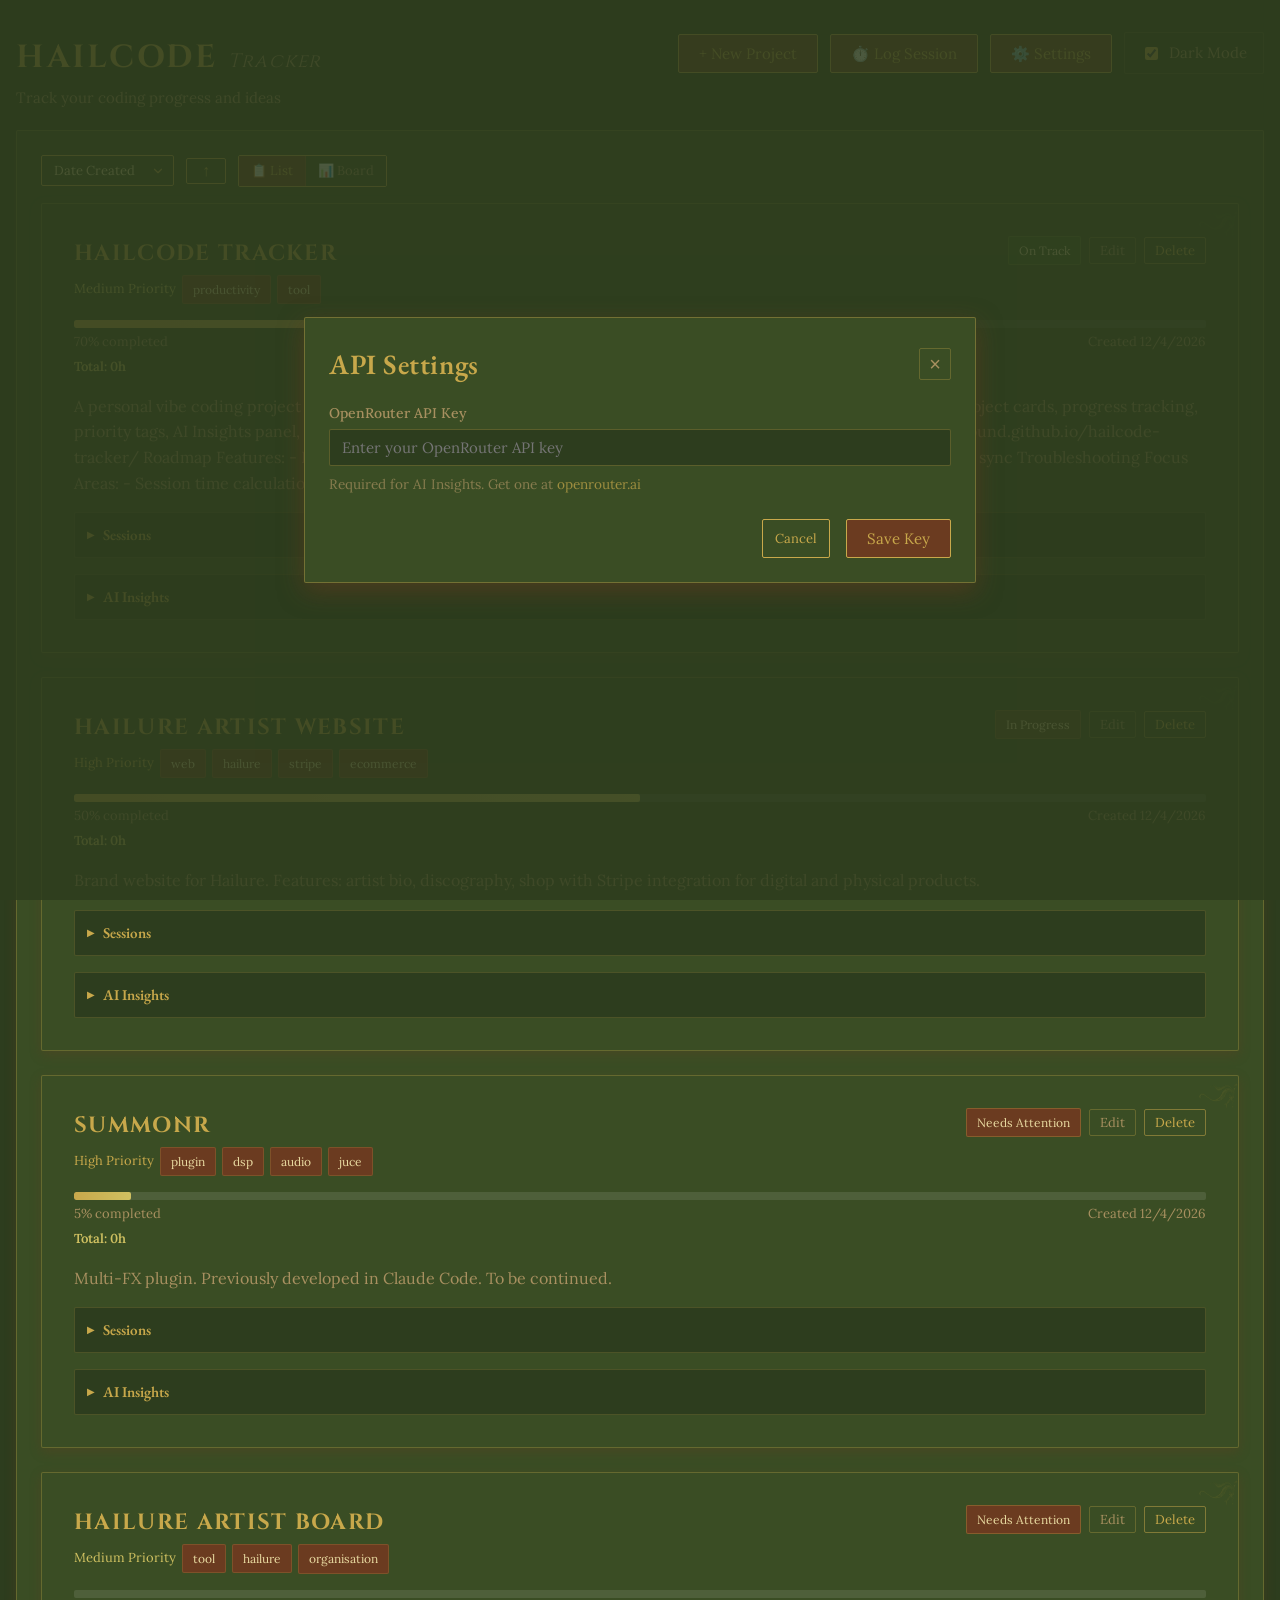
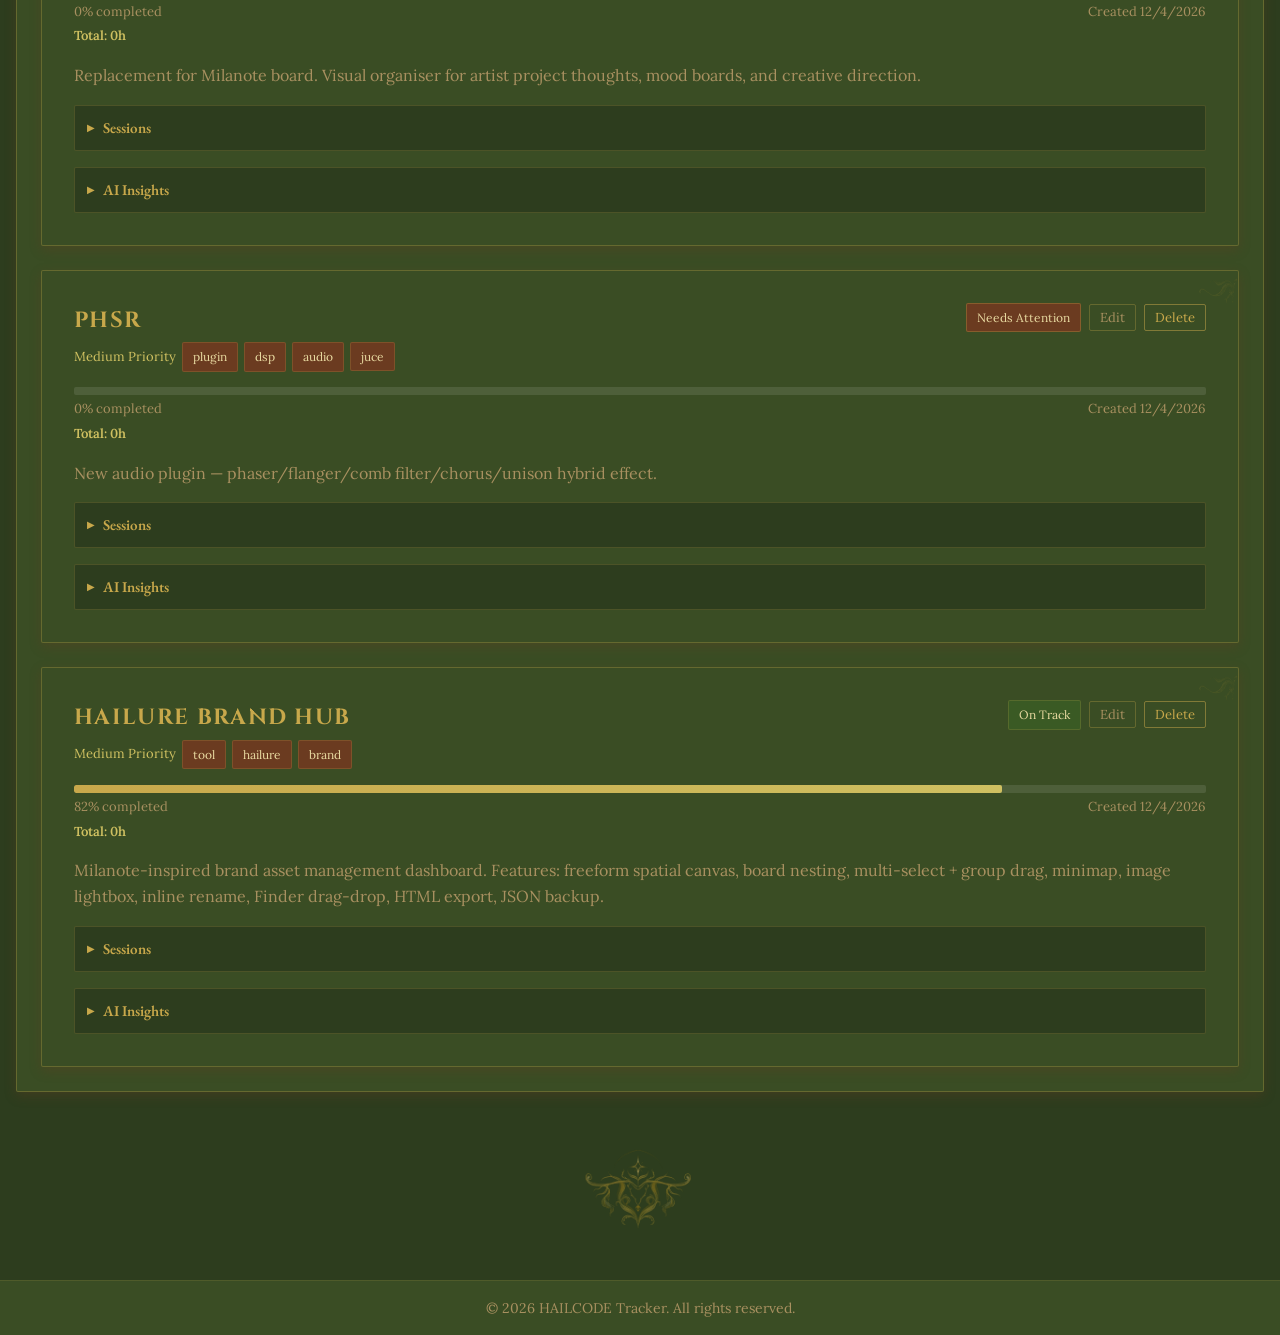
<file: index.html>
<!DOCTYPE html>
<html lang="en">
<head>
    <meta charset="UTF-8">
    <meta name="viewport" content="width=device-width, initial-scale=1.0">
    <title>HAILCODE Tracker</title>
    <link rel="preconnect" href="https://fonts.googleapis.com">
    <link rel="preconnect" href="https://fonts.gstatic.com" crossorigin>
    <link href="https://fonts.googleapis.com/css2?family=Cinzel:wght@400;600;700&family=EB+Garamond:ital,wght@0,400;0,600;0,700;1,400&family=Lora:ital,wght@0,400;0,500;0,600;1,400&display=swap" rel="stylesheet">
    <link rel="stylesheet" href="style.css">
</head>
<body class="dark">
    <div class="min-h-screen flex flex-col">
        <!-- Main Project Section -->
        <main class="max-w-7xl mx-auto px-4 py-8">
            <div class="header">
                <div class="header-row">
                    <div>
                        <h1 class="header-title">HAILCODE <span class="header-sub">Tracker</span></h1>
                        <p>Track your coding progress and ideas</p>
                    </div>
                    <div class="header-buttons">
                        <button id="addProjectBtn" class="btn btn-primary">
                            + New Project
                        </button>
                        <button id="quickSessionBtn" class="btn btn-primary">⏱️ Log Session</button>
                        <button id="settingsBtn" class="btn btn-primary">⚙️ Settings</button>
                        <label class="toggle-label">
                            <input type="checkbox" id="darkModeToggle" checked>
                            <span>Dark Mode</span>
                        </label>
                    </div>
                </div>
            </div>

            <div class="card">
                <div class="filter-bar">
                    <select id="sortField" class="sort-control">
                        <option value="date">Date Created</option>
                        <option value="progress">Completion %</option>
                        <option value="priority">Priority</option>
                        <option value="name">Alphabetical</option>
                        <option value="status">Status</option>
                    </select>
                    <button id="sortDirection" class="sort-toggle" aria-label="Toggle sort direction">↑</button>
                    <div class="view-toggle">
                        <button class="view-btn active" data-view="list">📋 List</button>
                        <button class="view-btn" data-view="kanban">📊 Board</button>
                    </div>
                </div>

                <div id="projectsList" class="projects-grid"></div>

                <!-- Kanban Board -->
                <div id="kanbanBoard" class="kanban-board hidden">
                    <div class="kanban-column" data-status="backlog">
                        <div class="kanban-column-header">
                            <h3 class="kanban-column-title">📋 Backlog</h3>
                            <span class="kanban-count" id="count-backlog">0</span>
                        </div>
                        <div class="kanban-column-body" id="column-backlog"></div>
                    </div>
                    <div class="kanban-column" data-status="in-progress">
                        <div class="kanban-column-header">
                            <h3 class="kanban-column-title">🔧 In Progress</h3>
                            <span class="kanban-count" id="count-in-progress">0</span>
                        </div>
                        <div class="kanban-column-body" id="column-in-progress"></div>
                    </div>
                    <div class="kanban-column" data-status="review">
                        <div class="kanban-column-header">
                            <h3 class="kanban-column-title">👁️ Review</h3>
                            <span class="kanban-count" id="count-review">0</span>
                        </div>
                        <div class="kanban-column-body" id="column-review"></div>
                    </div>
                    <div class="kanban-column" data-status="completed">
                        <div class="kanban-column-header">
                            <h3 class="kanban-column-title">✅ Completed</h3>
                            <span class="kanban-count" id="count-completed">0</span>
                        </div>
                        <div class="kanban-column-body" id="column-completed"></div>
                    </div>
                </div>
            </div>
        </main>

        <!-- Project Modal -->
        <div id="projectModal" class="hidden modal-overlay">
            <div class="modal-content">
                <div class="modal-header">
                    <h2>Add / Edit Project</h2>
                    <button type="button" id="closeModalBtn" class="modal-close" aria-label="Close">&times;</button>
                </div>
                <form id="projectForm">
                    <div class="space-y-4">
                        <input type="hidden" id="projectId">
                        <div class="form-group">
                            <label for="projectName">Project Name</label>
                            <input type="text" id="projectName" required class="form-control">
                        </div>
                        <div class="form-group">
                            <label for="projectProgress">Completion Status (%)</label>
                            <input type="number" id="projectProgress" min="0" max="100" class="form-control">
                        </div>
                        <div class="form-group">
                            <label for="projectDescription">Description</label>
                            <textarea id="projectDescription" rows="3" class="form-control"></textarea>
                        </div>
                        <div class="form-group">
                            <label for="projectPriority">Priority</label>
                            <select id="projectPriority" class="form-control">
                                <option value="low">Low</option>
                                <option value="medium" selected>Medium</option>
                                <option value="high">High</option>
                            </select>
                        </div>
                        <div class="form-group">
                            <label for="projectDueDate">Target Deadline</label>
                            <input type="date" id="projectDueDate" class="form-control">
                        </div>
                        <div class="form-group">
                            <label for="projectTags">Tags (comma separated)</label>
                            <input type="text" id="projectTags" class="form-control">
                        </div>
                    </div>
                    <div class="modal-footer">
                        <button type="button" id="cancelBtn" class="btn btn-sm">Cancel</button>
                        <button type="submit" class="btn btn-primary">Save Project</button>
                    </div>
                </form>
            </div>
        </div>

        <!-- Settings Modal -->
        <div id="settingsModal" class="hidden modal-overlay">
            <div class="modal-content">
                <div class="modal-header">
                    <h2>API Settings</h2>
                    <button type="button" id="closeSettingsBtn" class="modal-close" aria-label="Close">&times;</button>
                </div>
                <form id="settingsForm">
                    <div class="space-y-4">
                        <div class="form-group">
                            <label for="apiKey">OpenRouter API Key</label>
                            <input type="password" id="apiKey" class="form-control" placeholder="Enter your OpenRouter API key">
                            <p style="font-size: 0.85rem; margin-top: 0.5rem; opacity: 0.7;">Required for AI Insights. Get one at <a href="https://openrouter.ai" target="_blank" style="color: #c8a84b;">openrouter.ai</a></p>
                        </div>
                    </div>
                    <div class="modal-footer">
                        <button type="button" id="cancelSettingsBtn" class="btn btn-sm">Cancel</button>
                        <button type="submit" class="btn btn-primary">Save Key</button>
                    </div>
                </form>
            </div>
        </div>

        <!-- Session Logging Modal -->
        <div id="sessionModal" class="hidden modal-overlay">
            <div class="modal-content">
                <div class="modal-header">
                    <h2>Log Session</h2>
                    <button type="button" id="closeSessionBtn" class="modal-close" aria-label="Close">&times;</button>
                </div>
                <form id="sessionForm">
                    <input type="hidden" id="sessionProjectId">
                    <div class="space-y-4">
                        <div class="form-group">
                            <label for="sessionDate">Date</label>
                            <input type="date" id="sessionDate" required class="form-control">
                        </div>
                        <div class="form-group">
                            <label for="sessionDuration">Duration (minutes)</label>
                            <input type="number" id="sessionDuration" min="1" required class="form-control">
                        </div>
                        <div class="form-group">
                            <label for="sessionNotes">Notes</label>
                            <textarea id="sessionNotes" rows="3" class="form-control" placeholder="What did you work on?"></textarea>
                        </div>
                    </div>
                    <div class="modal-footer">
                        <button type="button" id="cancelSessionBtn" class="btn btn-sm">Cancel</button>
                        <button type="submit" class="btn btn-primary">Save Session</button>
                    </div>
                </form>
            </div>
        </div>

        <div class="footer-emblem mt-auto">
            <img src="assets/illustrations/flair4.png" alt="HAILCODE emblem">
        </div>

        <footer class="footer">
            <div class="max-w-7xl mx-auto py-4 px-4 text-center">
                <p>&copy; 2026 HAILCODE Tracker. All rights reserved.</p>
            </div>
        </footer>
    </div>

    <script src="app.js"></script>
</body>
</html>
</file>
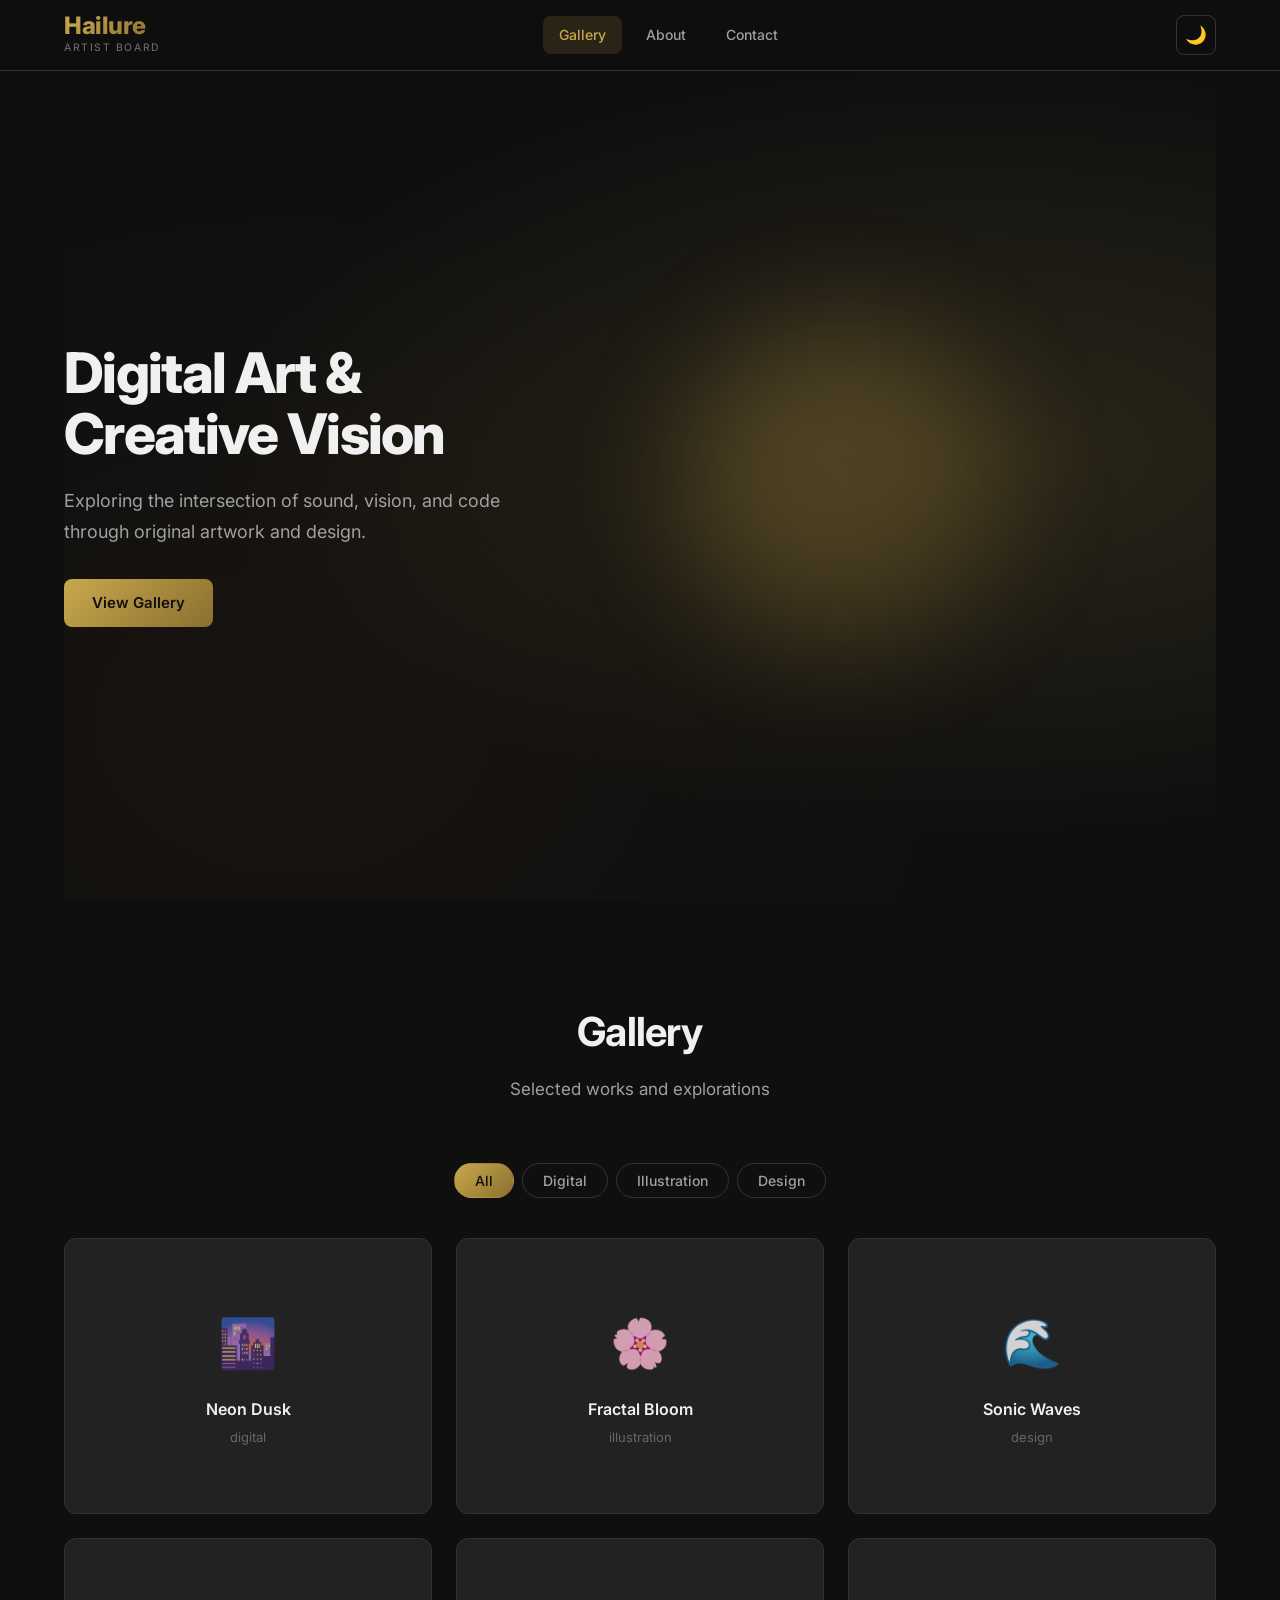
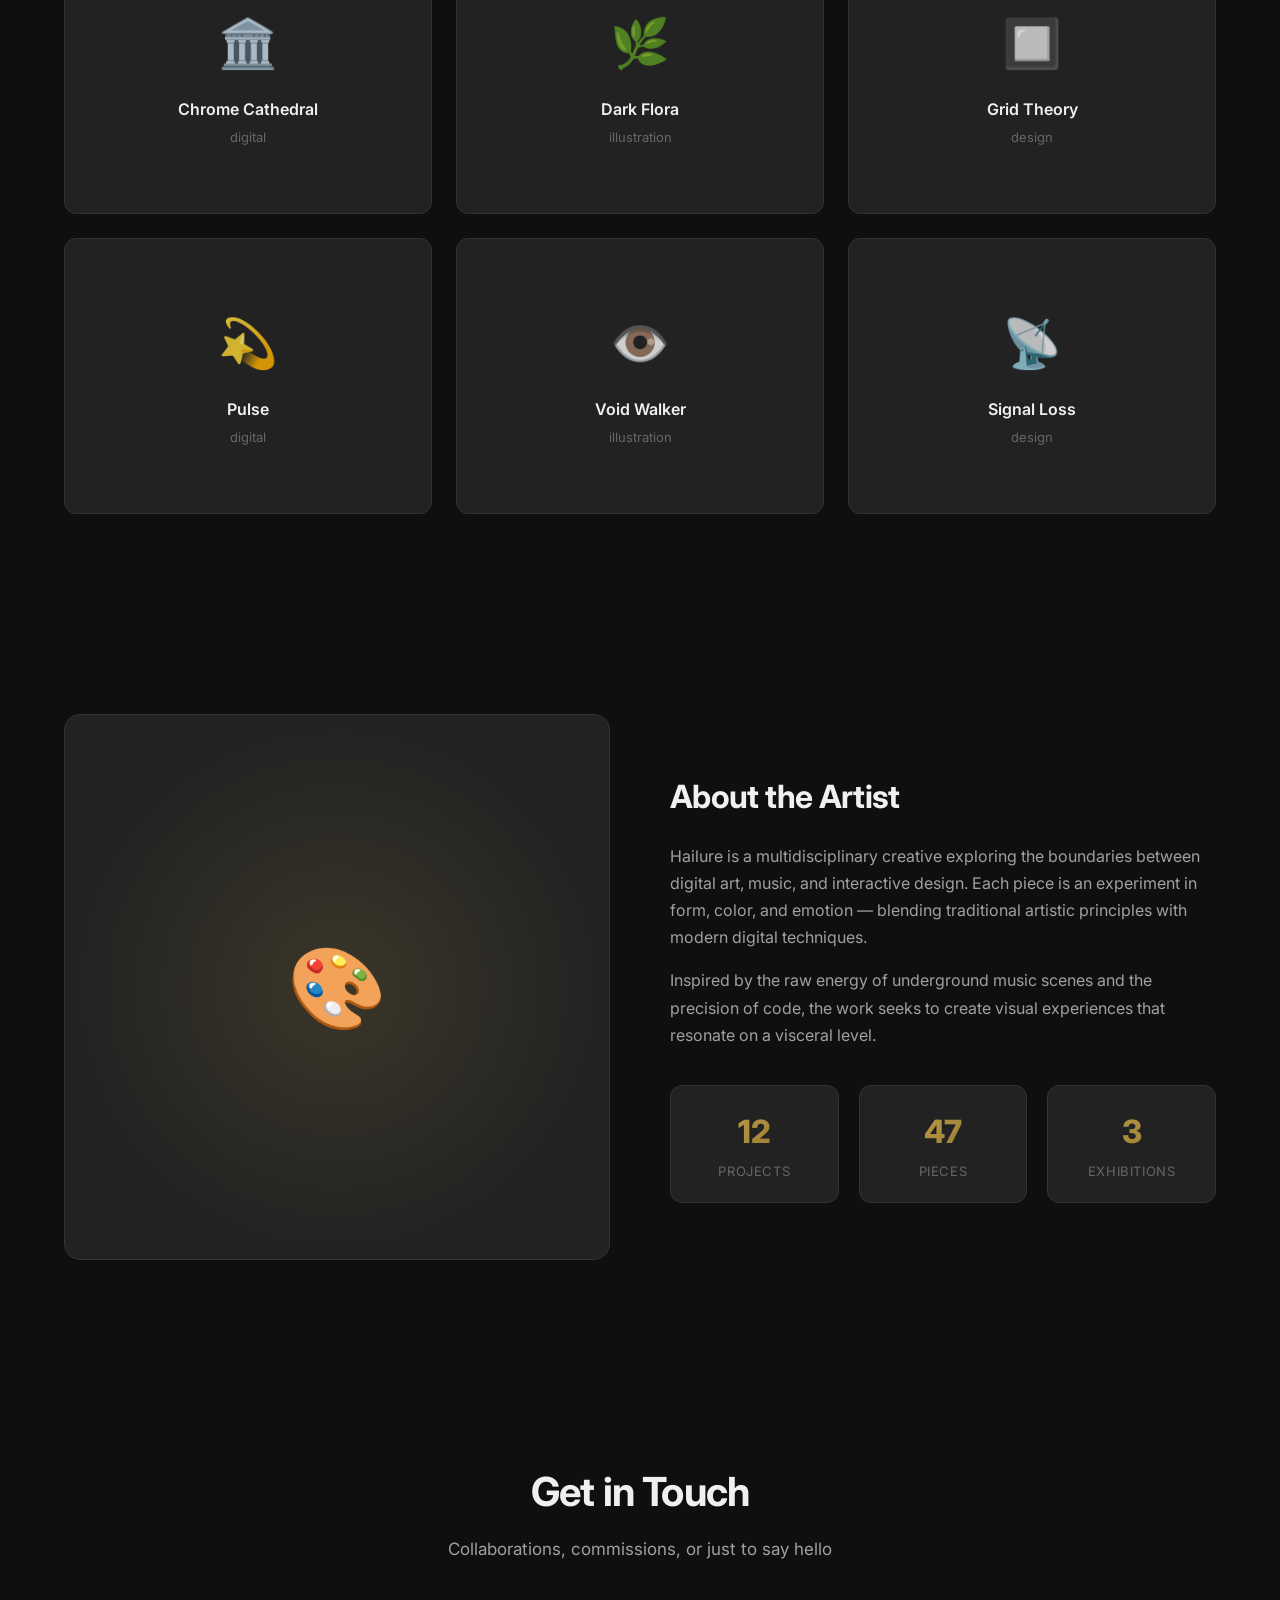
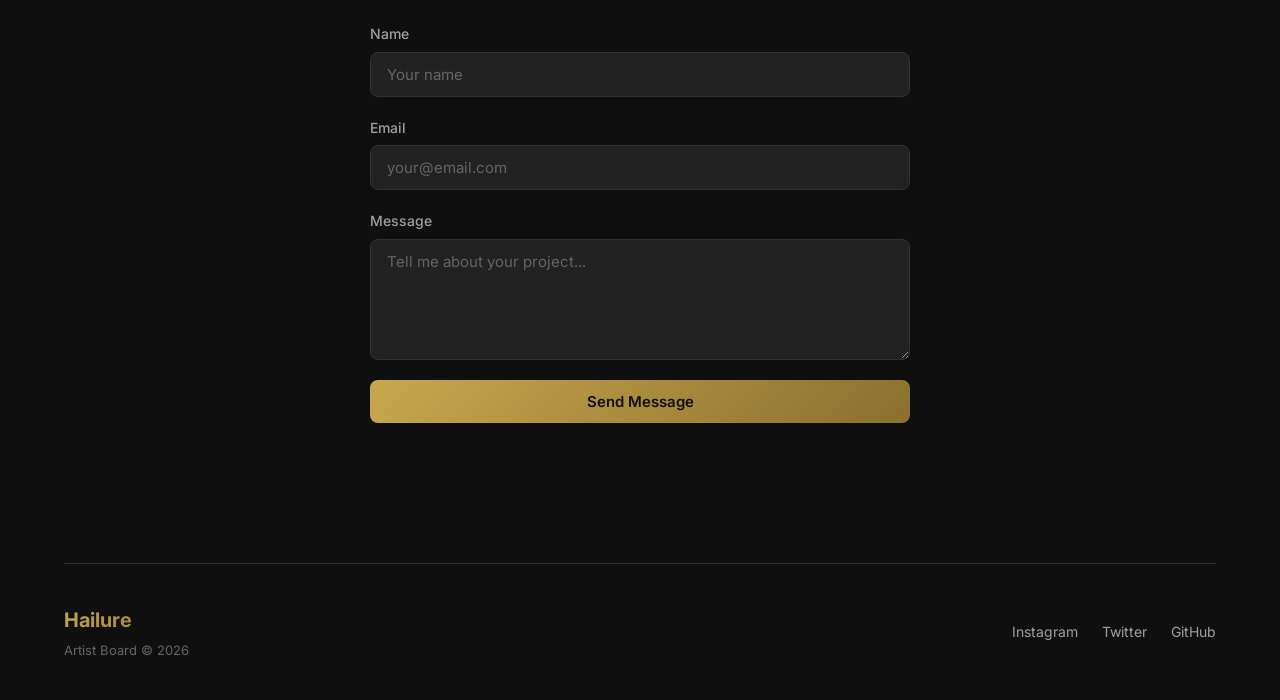
<file: hailure-artist-board/index.html>
<!DOCTYPE html>
<html lang="en">
<head>
    <meta charset="UTF-8">
    <meta name="viewport" content="width=device-width, initial-scale=1.0">
    <title>Hailure Artist Board</title>
    <link rel="stylesheet" href="style.css">
    <link href="https://fonts.googleapis.com/css2?family=Inter:wght@300;400;500;600;700;800&display=swap" rel="stylesheet">
</head>
<body>
    <div class="container">
        <!-- Header -->
        <header class="header">
            <div class="header-content">
                <div class="logo">
                    <h1>Hailure</h1>
                    <span class="logo-sub">Artist Board</span>
                </div>
                <nav class="nav">
                    <a href="#gallery" class="nav-link active">Gallery</a>
                    <a href="#about" class="nav-link">About</a>
                    <a href="#contact" class="nav-link">Contact</a>
                </nav>
                <button id="themeToggle" class="theme-btn" aria-label="Toggle theme">
                    <span class="theme-icon">🌙</span>
                </button>
            </div>
        </header>

        <!-- Hero Section -->
        <section class="hero">
            <div class="hero-bg"></div>
            <div class="hero-content">
                <div class="hero-text">
                    <h2>Digital Art &<br>Creative Vision</h2>
                    <p>Exploring the intersection of sound, vision, and code through original artwork and design.</p>
                    <a href="#gallery" class="btn btn-primary">View Gallery</a>
                </div>
                <div class="hero-visual">
                    <div class="hero-shape"></div>
                </div>
            </div>
        </section>

        <!-- Gallery Section -->
        <section id="gallery" class="section gallery-section">
            <div class="section-header">
                <h2>Gallery</h2>
                <p class="section-subtitle">Selected works and explorations</p>
            </div>
            <div class="gallery-filters">
                <button class="filter-btn active" data-filter="all">All</button>
                <button class="filter-btn" data-filter="digital">Digital</button>
                <button class="filter-btn" data-filter="illustration">Illustration</button>
                <button class="filter-btn" data-filter="design">Design</button>
            </div>
            <div class="gallery-grid" id="galleryGrid">
                <!-- Gallery items will be rendered by JS -->
            </div>
        </section>

        <!-- About Section -->
        <section id="about" class="section about-section">
            <div class="about-content">
                <div class="about-image">
                    <div class="about-placeholder">
                        <span class="placeholder-icon">🎨</span>
                    </div>
                </div>
                <div class="about-text">
                    <h2>About the Artist</h2>
                    <p>Hailure is a multidisciplinary creative exploring the boundaries between digital art, music, and interactive design. Each piece is an experiment in form, color, and emotion — blending traditional artistic principles with modern digital techniques.</p>
                    <p>Inspired by the raw energy of underground music scenes and the precision of code, the work seeks to create visual experiences that resonate on a visceral level.</p>
                    <div class="about-stats">
                        <div class="stat">
                            <span class="stat-number" id="statProjects">0</span>
                            <span class="stat-label">Projects</span>
                        </div>
                        <div class="stat">
                            <span class="stat-number" id="statPieces">0</span>
                            <span class="stat-label">Pieces</span>
                        </div>
                        <div class="stat">
                            <span class="stat-number" id="statExhibitions">0</span>
                            <span class="stat-label">Exhibitions</span>
                        </div>
                    </div>
                </div>
            </div>
        </section>

        <!-- Contact Section -->
        <section id="contact" class="section contact-section">
            <div class="section-header">
                <h2>Get in Touch</h2>
                <p class="section-subtitle">Collaborations, commissions, or just to say hello</p>
            </div>
            <form id="contactForm" class="contact-form">
                <div class="form-group">
                    <label for="contactName">Name</label>
                    <input type="text" id="contactName" name="name" required placeholder="Your name">
                </div>
                <div class="form-group">
                    <label for="contactEmail">Email</label>
                    <input type="email" id="contactEmail" name="email" required placeholder="your@email.com">
                </div>
                <div class="form-group">
                    <label for="contactMessage">Message</label>
                    <textarea id="contactMessage" name="message" rows="5" required placeholder="Tell me about your project..."></textarea>
                </div>
                <button type="submit" class="btn btn-primary btn-full">Send Message</button>
            </form>
        </section>

        <!-- Footer -->
        <footer class="footer">
            <div class="footer-content">
                <div class="footer-brand">
                    <h3>Hailure</h3>
                    <p>Artist Board &copy; 2026</p>
                </div>
                <div class="footer-links">
                    <a href="#" class="footer-link">Instagram</a>
                    <a href="#" class="footer-link">Twitter</a>
                    <a href="#" class="footer-link">GitHub</a>
                </div>
            </div>
        </footer>
    </div>

    <!-- Toast notification -->
    <div id="toast" class="toast"></div>

    <script src="app.js"></script>
</body>
</html>
</file>
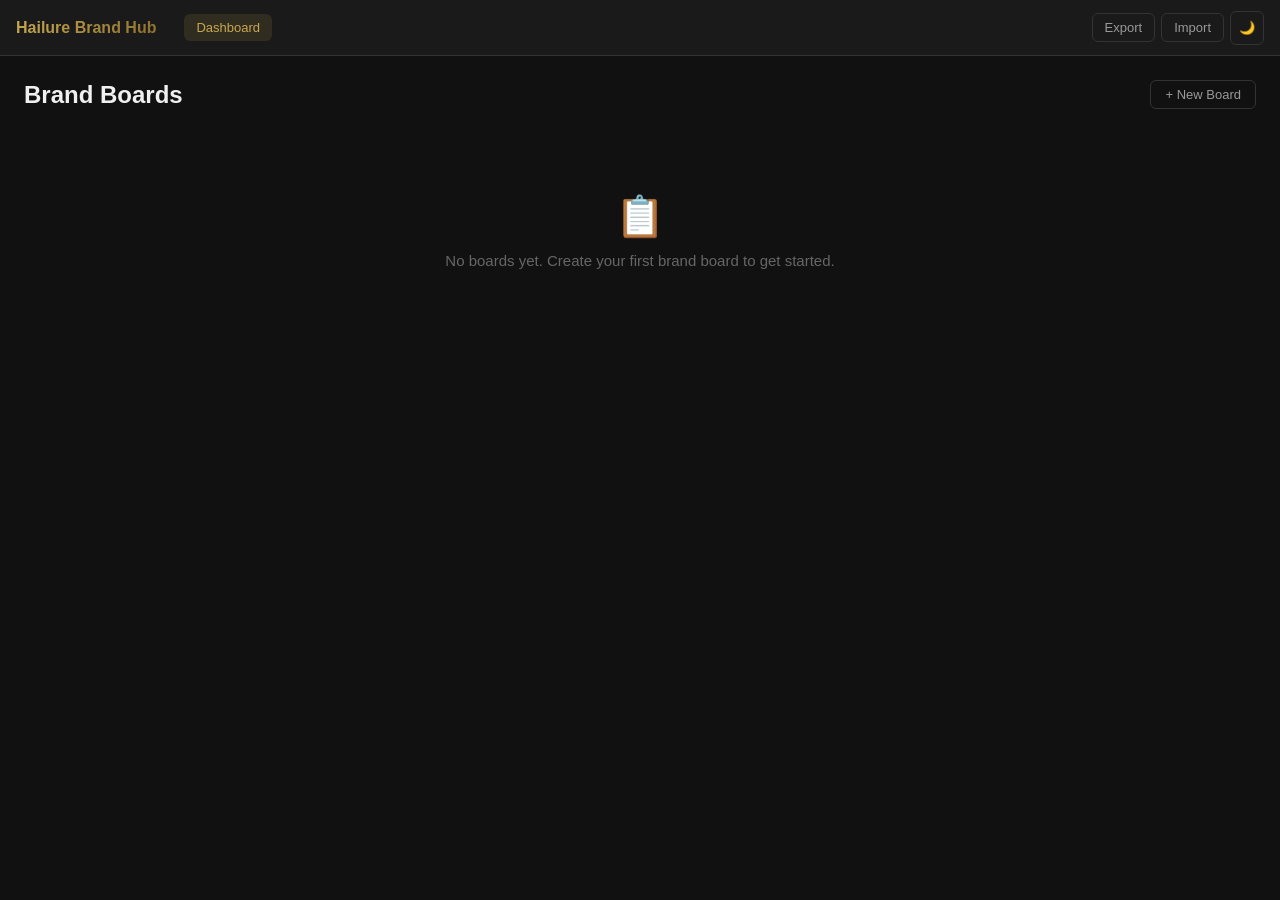
<file: hailure-brand-hub/index.html>
<!DOCTYPE html>
<html lang="en">
<head>
    <meta charset="UTF-8">
    <meta name="viewport" content="width=device-width, initial-scale=1.0">
    <title>Hailure Brand Hub</title>
    <link rel="stylesheet" href="style.css">
</head>
<body>
    <!-- Header -->
    <header class="header">
        <div class="header-title">Hailure Brand Hub</div>
        <nav class="header-nav" id="headerNav">
            <button class="active" data-view="dashboard">Dashboard</button>
        </nav>
        <div class="header-actions">
            <button id="exportBtn" title="Export JSON backup">Export</button>
            <button id="importBtn" title="Import JSON backup">Import</button>
            <button id="themeBtn" class="theme-btn" title="Toggle theme">🌙</button>
        </div>
    </header>

    <!-- Main -->
    <main class="main" id="mainContent">
        <!-- Rendered by JS -->
    </main>

    <!-- Modal -->
    <div class="modal-overlay" id="modalOverlay">
        <div class="modal" id="modalContent">
            <!-- Rendered by JS -->
        </div>
    </div>

    <!-- Toast -->
    <div class="toast" id="toast"></div>

    <!-- Hidden file input for import -->
    <input type="file" id="importFileInput" accept=".json" style="display:none">

    <script src="idb.js"></script>
    <script src="app.js"></script>
</body>
</html>
</file>
<file: style.css>
/* ===== HAILCODE Visual Style ===== */
/* Ancient forest, warm gold, dark parchment aesthetic */

/* --- Custom Properties --- */
:root {
  --bg-dark: #2d3d1e;
  --surface: #3a4d24;
  --primary: #c8a84b;
  --secondary: #cfc061;
  --tertiary: #6b3b20;
  --text-primary: #e8d9a0;
  --text-secondary: #a89060;
}

/* Light mode overrides */
body:not(.dark) {
  --bg-dark: #f5f0e0;
  --surface: #faf5e9;
  --primary: #6b3b20;
  --secondary: #4e5832;
  --tertiary: #c8a84b;
  --text-primary: #2d3d1e;
  --text-secondary: #3a4d24;
}

/* --- Base & Typography --- */
* {
  box-sizing: border-box;
}

body {
  margin: 0;
  font-family: 'Lora', Georgia, 'Times New Roman', serif;
  background: var(--bg-dark);
  color: var(--text-primary);
  line-height: 1.6;
  transition: background 0.3s, color 0.3s;
}

body.dark {
  background: #2d3d1e;
  color: #e8d9a0;
}

h1, h2, h3, h4, h5, h6 {
  font-family: 'EB Garamond', Georgia, serif;
  font-weight: 600;
  letter-spacing: 0.02em;
  color: var(--primary);
}

h1 { font-size: 2.25rem; }
h2 { font-size: 1.75rem; }
h3 { font-size: 1.375rem; }
h4 { font-size: 1.125rem; }

/* --- Cinzel headings (roman inscription quality) --- */
.header-title,
.card-title {
  font-family: 'Cinzel', Georgia, serif;
  font-weight: 700;
  letter-spacing: 0.06em;
  text-transform: uppercase;
}

p {
  color: var(--text-secondary);
}

a {
  color: var(--primary);
  text-decoration: none;
  transition: color 0.2s;
}
a:hover {
  color: var(--secondary);
}

/* --- Utilities --- */
.min-h-screen { min-height: 100vh; }
.max-w-7xl { max-width: 80rem; }
.mx-auto { margin-left: auto; margin-right: auto; }
.px-4 { padding-left: 1rem; padding-right: 1rem; }
.py-8 { padding-top: 2rem; padding-bottom: 2rem; }
.py-4 { padding-top: 1rem; padding-bottom: 1rem; }
.py-2 { padding-top: 0.5rem; padding-bottom: 0.5rem; }
.p-4 { padding: 1rem; }
.p-6 { padding: 1.5rem; }
.p-3 { padding: 0.75rem; }
.mb-8 { margin-bottom: 2rem; }
.mb-6 { margin-bottom: 1.5rem; }
.mb-4 { margin-bottom: 1rem; }
.mb-2 { margin-bottom: 0.5rem; }
.mt-1 { margin-top: 0.25rem; }
.mt-6 { margin-top: 1.5rem; }
.mt-20 { margin-top: 5rem; }
.mr-2 { margin-right: 0.5rem; }
.space-y-4 > * + * { margin-top: 1rem; }
.space-x-4 > * + * { margin-left: 1rem; }
.space-x-2 > * + * { margin-left: 0.5rem; }
.flex { display: flex; }
.flex-wrap { flex-wrap: wrap; }
.flex-col { flex-direction: column; }
.items-center { align-items: center; }
.items-start { align-items: flex-start; }
.justify-between { justify-content: space-between; }
.justify-end { justify-content: flex-end; }
.gap-2 { gap: 0.5rem; }
.gap-4 { gap: 1rem; }
.gap-6 { gap: 1.5rem; }
.grid { display: grid; }
.grid-cols-1 { grid-template-columns: repeat(1, 1fr); }
.text-center { text-align: center; }
.text-sm { font-size: 0.875rem; }
.text-xs { font-size: 0.75rem; }
.text-xl { font-size: 1.25rem; }
.font-semibold { font-weight: 600; }
.font-bold { font-weight: 700; }
.hidden { display: none !important; }
.relative { position: relative; }
.w-full { width: 100%; }
.block { display: block; }
.overflow-hidden { overflow: hidden; }

/* --- Scrollbar --- */
::-webkit-scrollbar {
  width: 8px;
}
::-webkit-scrollbar-track {
  background: var(--bg-dark);
}
::-webkit-scrollbar-thumb {
  background: rgba(200, 168, 75, 0.3);
  border-radius: 4px;
}
::-webkit-scrollbar-thumb:hover {
  background: rgba(200, 168, 75, 0.5);
}

/* --- Header / Top Bar --- */
.header {
  margin-bottom: 1.25rem;
}

.header-row {
  display: flex;
  justify-content: space-between;
  align-items: flex-start;
  flex-wrap: wrap;
  gap: 0.75rem;
}

.header-row h1 {
  margin: 0;
}

.header-row p {
  margin: 0.15rem 0 0;
  font-size: 0.9375rem;
}

.header-buttons {
  display: flex;
  align-items: center;
  gap: 0.75rem;
  flex-wrap: wrap;
  flex-shrink: 0;
}

.header-title {
  font-family: 'Cinzel', Georgia, serif;
  font-weight: 700;
  letter-spacing: 0.08em;
  text-transform: uppercase;
  font-size: 2rem;
}

.header-sub {
  font-family: 'Cinzel', Georgia, serif;
  font-weight: 400;
  font-style: italic;
  color: var(--text-secondary);
  font-size: 0.6em;
  letter-spacing: 0.06em;
  text-transform: none;
}

/* --- Buttons --- */
.btn {
  font-family: 'Lora', Georgia, serif;
  font-size: 0.9375rem;
  padding: 0.5rem 1.25rem;
  border: 1px solid var(--primary);
  background: transparent;
  color: var(--primary);
  border-radius: 2px;
  cursor: pointer;
  transition: all 0.3s ease;
  line-height: 1.4;
}

.btn:hover {
  background: var(--primary);
  color: var(--bg-dark);
  box-shadow: 0 0 10px rgba(207, 192, 97, 0.5), 0 0 20px rgba(207, 192, 97, 0.2);
}

.btn-primary {
  background: var(--tertiary);
  border-color: var(--primary);
  color: var(--primary);
}

.btn-primary:hover {
  background: var(--primary);
  color: var(--bg-dark);
}

.btn-sm {
  padding: 0.25rem 0.75rem;
  font-size: 0.8125rem;
}

/* --- Cards & Surfaces --- */
.card {
  background: var(--surface);
  border: 1px solid rgba(200, 168, 75, 0.3);
  border-radius: 2px;
  padding: 1.5rem;
  box-shadow: 0 4px 12px rgba(107, 59, 32, 0.3);
  transition: all 0.3s ease;
}

/* --- Project Card --- */
.project-card {
  background: var(--surface);
  border: 1px solid rgba(200, 168, 75, 0.3);
  border-radius: 2px;
  padding: 2rem;
  box-shadow: 0 4px 12px rgba(107, 59, 32, 0.3);
  transition: all 0.3s ease;
}

.project-card:hover {
  transform: translateY(-4px) scale(1.01);
  box-shadow: 0 0 10px rgba(207, 192, 97, 0.4), 0 8px 20px rgba(107, 59, 32, 0.4);
  border-color: rgba(200, 168, 75, 0.6);
}

.project-card-header {
  display: flex;
  justify-content: space-between;
  align-items: flex-start;
  margin-bottom: 1rem;
  gap: 1rem;
}

.project-card-header h3 {
  margin: 0 0 0.25rem;
}

.project-card-meta {
  display: flex;
  flex-wrap: wrap;
  gap: 0.375rem;
  align-items: center;
}

.project-card-actions {
  display: flex;
  gap: 0.5rem;
  flex-shrink: 0;
  align-items: center;
}

/* --- Progress Bar --- */
.progress-bar {
  height: 8px;
  background: var(--tertiary);
  border-radius: 2px;
  overflow: hidden;
  margin-bottom: 0.25rem;
}

/* Light mode: empty track lighter, dark mode: subtle muted track */
body:not(.dark) .progress-bar {
  background: #d4ccc0;
}

body.dark .progress-bar {
  background: rgba(255, 255, 255, 0.1);
}

.progress-fill {
  height: 100%;
  border-radius: 2px;
  background: linear-gradient(90deg, var(--primary), var(--secondary));
  transition: width 0.5s ease;
}

.progress-label {
  display: flex;
  justify-content: space-between;
  font-size: 0.8125rem;
  color: var(--text-secondary);
}

/* --- Priority Indicators --- */
.priority-low {
  color: #a89060;
  font-size: 0.8125rem;
}

.priority-medium {
  color: var(--secondary);
  font-size: 0.8125rem;
}

.priority-high {
  color: var(--primary);
  font-size: 0.8125rem;
}

/* --- Status Badges --- */
.badge {
  display: inline-block;
  padding: 0.25rem 0.625rem;
  font-size: 0.75rem;
  font-family: 'Lora', Georgia, serif;
  background: var(--tertiary);
  color: #e8d9a0; /* Forced parchment color for contrast */
  border-radius: 2px;
  border: 1px solid rgba(200, 168, 75, 0.2);
  white-space: nowrap;
}

.badge-on-track {
  background: #3a5a24;
  color: #e8d9a0; /* Forced parchment color for contrast */
  border-color: rgba(200, 168, 75, 0.2);
}

.badge-in-progress {
  background: #5a4a24;
  color: #e8d9a0; /* Forced parchment color for contrast */
  border-color: rgba(200, 168, 75, 0.2);
}

.badge-needs-attention {
  background: #6b3b20;
  color: #e8d9a0; /* Forced parchment color for contrast */
  border-color: rgba(200, 168, 75, 0.3);
}

/* --- Tags --- */
.tag {
  display: inline-block;
  padding: 0.25rem 0.625rem;
  font-size: 0.75rem;
  font-family: 'Lora', Georgia, serif;
  background: var(--tertiary);
  color: var(--text-primary);
  border-radius: 2px;
  border: 1px solid rgba(200, 168, 75, 0.2);
  white-space: nowrap;
}

/* --- Interactive Elements (gold glow hover) --- */
.project-card:hover,
.btn:hover,
.interactive-item:hover {
  box-shadow: 0 0 10px rgba(207, 192, 97, 0.4), 0 0 20px rgba(207, 192, 97, 0.15);
  border-color: rgba(200, 168, 75, 0.6);
}

/* --- Modal --- */
.modal-overlay {
  position: fixed;
  inset: 0;
  background: rgba(45, 61, 30, 0.85);
  display: flex;
  align-items: center;
  justify-content: center;
  padding: 1rem;
  z-index: 9999;
  overflow-y: auto;
}

.modal-content {
  background: var(--surface);
  border: 1px solid rgba(200, 168, 75, 0.4);
  border-radius: 2px;
  width: 100%;
  max-width: 42rem;
  max-height: 90vh;
  overflow-y: auto;
  padding: 1.5rem;
  box-shadow: 0 8px 24px rgba(107, 59, 32, 0.5);
}

.modal-header {
  display: flex;
  justify-content: space-between;
  align-items: center;
  margin-bottom: 1rem;
}

.modal-header h2 {
  margin: 0;
}

.modal-close {
  background: none;
  border: 1px solid rgba(200, 168, 75, 0.3);
  color: var(--text-secondary);
  font-size: 1.25rem;
  width: 2rem;
  height: 2rem;
  display: flex;
  align-items: center;
  justify-content: center;
  border-radius: 2px;
  cursor: pointer;
  transition: all 0.2s;
  padding: 0;
  line-height: 1;
}

.modal-close:hover {
  color: var(--primary);
  border-color: var(--primary);
  box-shadow: 0 0 8px rgba(207, 192, 97, 0.3);
}

.form-group {
  margin-bottom: 1rem;
}

.form-group label {
  display: block;
  font-size: 0.875rem;
  font-weight: 500;
  color: var(--text-secondary);
  margin-bottom: 0.25rem;
}

.form-control {
  display: block;
  width: 100%;
  padding: 0.5rem 0.75rem;
  font-family: 'Lora', Georgia, serif;
  font-size: 0.9375rem;
  background: var(--bg-dark);
  color: var(--text-primary);
  border: 1px solid rgba(200, 168, 75, 0.3);
  border-radius: 2px;
  transition: border-color 0.2s, box-shadow 0.2s;
}

.form-control:focus {
  outline: none;
  border-color: var(--primary);
  box-shadow: 0 0 6px rgba(200, 168, 75, 0.3);
}

textarea.form-control {
  resize: vertical;
}

select.form-control {
  appearance: auto;
}

.modal-footer {
  display: flex;
  justify-content: flex-end;
  gap: 1rem;
  margin-top: 1.5rem;
}

/* --- AI Insights Panel --- */
.ai-insights {
  margin-top: 1rem;
}

.ai-insights-details {
  border: 1px solid rgba(200, 168, 75, 0.2);
  border-radius: 2px;
  background: var(--bg-dark);
  transition: border-color 0.2s;
}

.ai-insights-details[open] {
  border-color: rgba(200, 168, 75, 0.4);
}

.ai-insights-details summary {
  cursor: pointer;
  padding: 0.625rem 0.75rem;
  list-style: none;
  display: flex;
  align-items: center;
  user-select: none;
}

.ai-insights-details summary::-webkit-details-marker {
  display: none;
}

.ai-insights-details summary::before {
  content: '▶';
  font-size: 0.625rem;
  margin-right: 0.5rem;
  color: var(--primary);
  transition: transform 0.2s;
}

.ai-insights-details[open] summary::before {
  transform: rotate(90deg);
}

.ai-insights-header {
  font-family: 'EB Garamond', Georgia, serif;
  font-size: 0.9375rem;
  font-weight: 600;
  color: var(--primary);
}

.ai-insights-body {
  padding: 0 0.75rem 0.75rem;
}

.ai-insights-label {
  display: block;
  font-size: 0.75rem;
  color: var(--text-secondary);
  margin-bottom: 0.375rem;
}

.ai-insights-textarea {
  display: block;
  width: 100%;
  min-height: 80px;
  padding: 0.5rem;
  font-family: 'Lora', Georgia, serif;
  font-size: 0.8125rem;
  background: var(--surface);
  color: var(--text-primary);
  border: 1px solid rgba(200, 168, 75, 0.15);
  border-radius: 2px;
  resize: vertical;
  margin-bottom: 0.625rem;
  line-height: 1.5;
}

.ai-insights-textarea:focus {
  outline: none;
  border-color: var(--primary);
}

.ai-insights-body .btn {
  font-size: 0.8125rem;
  padding: 0.375rem 1rem;
}

/* --- Footer Emblem --- */
.footer-emblem {
  display: flex;
  justify-content: center;
  align-items: center;
  padding: 0.5rem 0 0.25rem;
}

.footer-emblem img {
  display: block;
  width: 120px;
  height: auto;
  pointer-events: none;
  opacity: 0.6;
  transition: opacity 0.3s ease;
}

/* --- Corner Flair --- */
.project-card {
  position: relative;
}

.corner-flair {
  position: absolute;
  top: 0;
  right: 0;
  width: 40px;
  height: 40px;
  opacity: 0.15;
  pointer-events: none;
}

/* --- Footer --- */
.footer {
  margin-top: 1.5rem;
  background: var(--surface);
  border-top: 1px solid rgba(200, 168, 75, 0.15);
}

.footer p {
  color: var(--text-secondary);
  font-size: 0.875rem;
  margin: 0;
}

/* --- Filter / Sort button group --- */
.filter-bar {
  display: flex;
  flex-wrap: wrap;
  align-items: center;
  gap: 0.75rem;
  margin-bottom: 1rem;
}

.sort-control {
  font-family: 'Lora', Georgia, serif;
  font-size: 0.8125rem;
  padding: 0.375rem 2rem 0.375rem 0.75rem;
  background: var(--surface);
  color: var(--text-primary);
  border: 1px solid var(--primary);
  border-radius: 2px;
  cursor: pointer;
  appearance: none;
  background-image: url("data:image/svg+xml;charset=UTF-8,%3csvg xmlns='http://www.w3.org/2000/svg' viewBox='0 0 24 24' fill='none' stroke='%23c8a84b' stroke-width='2' stroke-linecap='round' stroke-linejoin='round'%3e%3cpolyline points='6 9 12 15 18 9'%3e%3c/polyline%3e%3c/svg%3e");
  background-repeat: no-repeat;
  background-position: right 0.5rem center;
  background-size: 0.85rem;
  min-width: 8rem;
  transition: border-color 0.2s, box-shadow 0.2s;
}

.sort-control:focus {
  outline: none;
  border-color: var(--primary);
  box-shadow: 0 0 6px rgba(200, 168, 75, 0.3);
}

.sort-toggle {
  font-family: 'Cinzel', Georgia, serif;
  font-size: 1rem;
  width: 2.5rem;
  padding: 0.25rem 0;
  background: var(--surface);
  color: var(--primary);
  border: 1px solid var(--primary);
  border-radius: 2px;
  cursor: pointer;
  transition: all 0.2s;
  line-height: 1;
}

.sort-toggle:hover {
  background: var(--primary);
  color: var(--bg-dark);
  box-shadow: 0 0 8px rgba(200, 168, 75, 0.3);
}

/* --- Checkbox Toggle --- */
.toggle-label {
  display: flex;
  align-items: center;
  gap: 0.5rem;
  padding: 0.5rem 1rem;
  background: var(--bg-dark);
  border: 1px solid rgba(200, 168, 75, 0.2);
  border-radius: 2px;
  cursor: pointer;
  transition: all 0.2s;
  color: var(--text-secondary);
  font-size: 0.9375rem;
  font-family: 'Lora', Georgia, serif;
}

.toggle-label:hover {
  border-color: var(--primary);
  color: var(--primary);
}

.toggle-label input[type="checkbox"] {
  accent-color: var(--primary);
}

/* --- Project Grid --- */
.projects-grid {
  display: grid;
  gap: 1.5rem;
}

/* --- Animations --- */
@keyframes fadeIn {
  from { opacity: 0; transform: translateY(12px); }
  to { opacity: 1; transform: translateY(0); }
}

.animate-fade-in {
  animation: fadeIn 0.6s ease-out forwards;
}

/* --- Editor/Edit & Delete button styles --- */
.action-link {
  font-family: 'Lora', Georgia, serif;
  font-size: 0.8125rem;
  background: none;
  border: 1px solid rgba(200, 168, 75, 0.3);
  color: var(--text-secondary);
  padding: 0.25rem 0.625rem;
  border-radius: 2px;
  cursor: pointer;
  transition: all 0.2s;
}

.action-link:hover {
  border-color: var(--primary);
  color: var(--primary);
  box-shadow: 0 0 8px rgba(207, 192, 97, 0.3);
}

.action-link-danger {
  border-color: rgba(107, 59, 32, 0.5);
  color: var(--tertiary);
}

/* Light mode: dark brown for contrast */
body:not(.dark) .action-link-danger {
  color: #6b3b20;
}

/* Dark mode: visible gold/amber for contrast against dark card */
body.dark .action-link-danger {
  color: #c8a84b;
  border-color: rgba(200, 168, 75, 0.5);
}

.action-link-danger:hover {
  border-color: #8b3b20;
  color: #8b3b20;
  box-shadow: 0 0 8px rgba(107, 59, 32, 0.4);
}

body.dark .action-link-danger:hover {
  color: #e8d9a0;
  border-color: #c8a84b;
  box-shadow: 0 0 8px rgba(200, 168, 75, 0.4);
}

/* --- Deadline Indicators --- */
.deadline-row {
  display: flex;
  align-items: center;
  gap: 0.375rem;
  margin-top: 0.375rem;
  font-size: 0.8125rem;
  padding: 0.25rem 0.5rem;
  border-radius: 2px;
  border: 1px solid transparent;
}

.deadline-icon {
  font-size: 0.75rem;
  flex-shrink: 0;
}

.deadline-text {
  font-family: 'Lora', Georgia, serif;
  font-weight: 500;
}

.deadline-overdue {
  color: #e8a060;
  border-color: rgba(232, 160, 96, 0.3);
  background: rgba(232, 160, 96, 0.08);
}

.deadline-soon {
  color: var(--secondary);
  border-color: rgba(207, 192, 97, 0.3);
  background: rgba(207, 192, 97, 0.08);
}

.deadline-future {
  color: var(--text-secondary);
  border-color: rgba(200, 168, 75, 0.15);
  background: rgba(200, 168, 75, 0.04);
}

/* Light mode overrides for deadline indicators */
body:not(.dark) .deadline-overdue {
  color: #8b3b20;
  border-color: rgba(139, 59, 32, 0.3);
  background: rgba(139, 59, 32, 0.06);
}

body:not(.dark) .deadline-soon {
  color: #6b5a20;
  border-color: rgba(107, 90, 32, 0.3);
  background: rgba(107, 90, 32, 0.06);
}

body:not(.dark) .deadline-future {
  color: #3a4d24;
  border-color: rgba(58, 77, 36, 0.15);
  background: rgba(58, 77, 36, 0.04);
}

/* --- Session Timeline --- */
.session-total {
  font-size: 0.8125rem;
  color: var(--secondary);
  margin-top: 0.25rem;
  font-weight: 600;
}

.session-section {
  margin-top: 1rem;
}

.session-details {
  border: 1px solid rgba(200, 168, 75, 0.2);
  border-radius: 2px;
  background: var(--bg-dark);
  transition: border-color 0.2s;
}

.session-details[open] {
  border-color: rgba(200, 168, 75, 0.4);
}

.session-details summary {
  cursor: pointer;
  padding: 0.625rem 0.75rem;
  list-style: none;
  display: flex;
  align-items: center;
  user-select: none;
}

.session-details summary::-webkit-details-marker {
  display: none;
}

.session-details summary::before {
  content: '▶';
  font-size: 0.625rem;
  margin-right: 0.5rem;
  color: var(--primary);
  transition: transform 0.2s;
}

.session-details[open] summary::before {
  transform: rotate(90deg);
}

.session-header {
  font-family: 'EB Garamond', Georgia, serif;
  font-size: 0.9375rem;
  font-weight: 600;
  color: var(--primary);
}

.session-body {
  padding: 0 0.75rem 0.75rem;
}

.session-list {
  list-style: none;
  margin: 0;
  padding: 0;
}

.session-item {
  padding: 0.625rem 0;
  border-bottom: 1px solid rgba(200, 168, 75, 0.1);
}

.session-item:last-child {
  border-bottom: none;
}

.session-item-header {
  display: flex;
  justify-content: space-between;
  align-items: baseline;
  gap: 0.75rem;
}

.session-item-date {
  font-family: 'EB Garamond', Georgia, serif;
  font-size: 0.875rem;
  font-weight: 600;
  color: var(--primary);
}

.session-item-duration {
  font-size: 0.8125rem;
  color: var(--text-secondary);
  white-space: nowrap;
}

.session-item-notes {
  font-size: 0.8125rem;
  color: var(--text-secondary);
  margin-top: 0.25rem;
  line-height: 1.4;
}

.session-empty {
  font-size: 0.8125rem;
  color: var(--text-secondary);
  font-style: italic;
}

/* --- View Toggle --- */
.view-toggle {
  display: flex;
  gap: 0;
  border: 1px solid var(--primary);
  border-radius: 2px;
  overflow: hidden;
}

.view-btn {
  font-family: 'Lora', Georgia, serif;
  font-size: 0.8125rem;
  padding: 0.375rem 0.75rem;
  background: var(--surface);
  color: var(--text-secondary);
  border: none;
  cursor: pointer;
  transition: all 0.2s;
  line-height: 1.4;
}

.view-btn:not(:last-child) {
  border-right: 1px solid rgba(200, 168, 75, 0.2);
}

.view-btn:hover {
  background: var(--bg-dark);
  color: var(--primary);
}

.view-btn.active {
  background: var(--tertiary);
  color: var(--primary);
}

/* --- Kanban Board --- */
.kanban-board {
  display: grid;
  grid-template-columns: repeat(4, 1fr);
  gap: 1rem;
  min-height: 300px;
}

/* Dark mode kanban column background */
body.dark .kanban-column {
  background: #2a381a;
}

.kanban-column {
  background: #f2ebd9;
  border: 1px solid rgba(200, 168, 75, 0.2);
  border-radius: 12px;
  padding: 1rem;
  display: flex;
  flex-direction: column;
  min-height: 200px;
  transition: border-color 0.2s, box-shadow 0.2s;
}

.kanban-column.drag-over {
  border-color: var(--primary);
  box-shadow: inset 0 0 12px rgba(200, 168, 75, 0.15);
}

.kanban-column-header {
  display: flex;
  justify-content: space-between;
  align-items: center;
  padding: 0.75rem;
  border-bottom: 1px solid rgba(200, 168, 75, 0.15);
  flex-shrink: 0;
}

.kanban-column-title {
  font-family: 'EB Garamond', Georgia, serif;
  font-size: 0.9375rem;
  font-weight: 600;
  color: var(--primary);
  margin: 0;
}

.kanban-count {
  font-family: 'Cinzel', Georgia, serif;
  font-size: 0.75rem;
  color: var(--text-secondary);
  background: var(--surface);
  padding: 0.125rem 0.5rem;
  border-radius: 2px;
  border: 1px solid rgba(200, 168, 75, 0.15);
}

.kanban-column-body {
  padding: 0.75rem 0.25rem;
  flex: 1;
  overflow-y: auto;
  min-height: 100px;
}

/* --- Kanban Card --- */
.kanban-card {
  background: var(--surface);
  border: 1px solid rgba(200, 168, 75, 0.2);
  border-radius: 2px;
  padding: 0.75rem;
  margin-bottom: 0.5rem;
  cursor: grab;
  transition: all 0.2s ease;
  position: relative;
  user-select: none;
}

.kanban-card:last-child {
  margin-bottom: 0;
}

.kanban-card:hover {
  border-color: rgba(200, 168, 75, 0.5);
  box-shadow: 0 4px 12px rgba(107, 59, 32, 0.3);
  transform: translateY(-2px);
}

.kanban-card.dragging {
  opacity: 0.4;
  transform: rotate(2deg);
}

.kanban-card-title {
  font-family: 'EB Garamond', Georgia, serif;
  font-size: 0.875rem;
  font-weight: 600;
  color: var(--primary);
  margin: 0 0 0.25rem;
  line-height: 1.3;
}

.kanban-card-meta {
  display: flex;
  flex-wrap: wrap;
  gap: 0.25rem;
  align-items: center;
  margin-bottom: 0.25rem;
}

.kanban-card-priority {
  font-size: 0.6875rem;
  padding: 0.125rem 0.375rem;
  border-radius: 2px;
  border: 1px solid transparent;
  line-height: 1.3;
}

.kanban-card-priority.low {
  color: #a89060;
  border-color: rgba(168, 144, 96, 0.3);
}

.kanban-card-priority.medium {
  color: var(--secondary);
  border-color: rgba(207, 192, 97, 0.3);
}

.kanban-card-priority.high {
  color: var(--primary);
  border-color: rgba(200, 168, 75, 0.3);
}

.kanban-card-progress {
  font-size: 0.6875rem;
  color: var(--text-secondary);
}

.kanban-card-progress-bar {
  height: 4px;
  background: rgba(255, 255, 255, 0.08);
  border-radius: 2px;
  overflow: hidden;
  margin-top: 0.25rem;
}

.kanban-card-progress-fill {
  height: 100%;
  border-radius: 2px;
  background: linear-gradient(90deg, var(--primary), var(--secondary));
  transition: width 0.3s;
}

.kanban-card-deadline {
  font-size: 0.6875rem;
  margin-top: 0.25rem;
  color: var(--text-secondary);
}

.kanban-card-deadline.overdue {
  color: #e8a060;
}

.kanban-card-deadline.soon {
  color: var(--secondary);
}

/* --- Kanban Empty State --- */
.kanban-empty {
  font-size: 0.8125rem;
  color: var(--text-secondary);
  font-style: italic;
  text-align: center;
  padding: 1rem;
}

/* --- Kanban Responsive --- */
@media (max-width: 1024px) {
  .kanban-board {
    grid-template-columns: repeat(2, 1fr);
  }
}

@media (max-width: 640px) {
  .kanban-board {
    grid-template-columns: 1fr;
  }
}

/* === Responsive === */
@media (max-width: 640px) {
  .header-buttons {
    justify-content: center;
  }
  .project-card-header {
    flex-direction: column;
  }
  .project-card-actions {
    margin-top: 0.5rem;
    align-self: flex-start;
  }
  .modal-content {
    margin: 1rem;
  }
  .filter-bar {
    flex-direction: column;
  }
}

/* --- Undo Toast --- */
.undo-toast {
  position: fixed;
  bottom: 2rem;
  left: 50%;
  transform: translateX(-50%) translateY(1.5rem);
  background: var(--surface);
  border: 1px solid rgba(200, 168, 75, 0.3);
  border-radius: 2px;
  padding: 0.75rem 1.25rem;
  display: flex;
  align-items: center;
  gap: 1rem;
  box-shadow: 0 4px 20px rgba(0, 0, 0, 0.4);
  z-index: 99999;
  font-family: 'Lora', Georgia, serif;
  font-size: 0.875rem;
  color: var(--text-primary);
  opacity: 0;
  transition: opacity 0.3s ease, transform 0.3s ease;
  pointer-events: none;
}

.undo-toast-visible {
  opacity: 1;
  transform: translateX(-50%) translateY(0);
  pointer-events: auto;
}

.undo-btn {
  font-family: 'Cinzel', Georgia, serif;
  font-size: 0.8125rem;
  font-weight: 700;
  letter-spacing: 0.04em;
  text-transform: uppercase;
  background: var(--tertiary);
  color: var(--primary);
  border: 1px solid var(--primary);
  border-radius: 2px;
  padding: 0.375rem 1rem;
  cursor: pointer;
  transition: all 0.2s;
  flex-shrink: 0;
}

.undo-btn:hover {
  background: var(--primary);
  color: var(--bg-dark);
  box-shadow: 0 0 8px rgba(207, 192, 97, 0.4);
}

/* --- Footer Emblem Overrides --- */
.footer-emblem {
  width: 100% !important;
}
.footer-emblem img {
  margin: 0 auto !important;
}
</file>
<file: hailure-artist-board/style.css>
:root {
    --bg-primary: #0f0f0f;
    --bg-secondary: #1a1a1a;
    --bg-card: #222222;
    --bg-elevated: #2a2a2a;
    --text-primary: #f0f0f0;
    --text-secondary: #a0a0a0;
    --text-muted: #666666;
    --accent: #c8a84e;
    --accent-hover: #d4b85e;
    --accent-dim: rgba(200, 168, 78, 0.15);
    --border: #333333;
    --border-light: #444444;
    --shadow: rgba(0, 0, 0, 0.3);
    --gradient-start: #c8a84e;
    --gradient-end: #8b6f2e;
    --font-family: 'Inter', -apple-system, BlinkMacSystemFont, sans-serif;
    --max-width: 1200px;
    --header-height: 70px;
    --radius-sm: 8px;
    --radius-md: 12px;
    --radius-lg: 16px;
    --radius-xl: 24px;
    --transition: 0.3s cubic-bezier(0.4, 0, 0.2, 1);
}

/* Light theme */
body.light {
    --bg-primary: #faf8f5;
    --bg-secondary: #f0ede8;
    --bg-card: #ffffff;
    --bg-elevated: #ffffff;
    --text-primary: #1a1a1a;
    --text-secondary: #666666;
    --text-muted: #999999;
    --accent: #b8942e;
    --accent-hover: #a38328;
    --accent-dim: rgba(184, 148, 46, 0.1);
    --border: #e0ddd8;
    --border-light: #e8e5e0;
    --shadow: rgba(0, 0, 0, 0.08);
}

* {
    margin: 0;
    padding: 0;
    box-sizing: border-box;
}

html {
    scroll-behavior: smooth;
}

body {
    font-family: var(--font-family);
    background-color: var(--bg-primary);
    color: var(--text-primary);
    line-height: 1.6;
    transition: background-color var(--transition), color var(--transition);
    -webkit-font-smoothing: antialiased;
}

.container {
    max-width: var(--max-width);
    margin: 0 auto;
    padding: 0 24px;
}

/* Header */
.header {
    position: fixed;
    top: 0;
    left: 0;
    right: 0;
    z-index: 100;
    background-color: rgba(15, 15, 15, 0.85);
    backdrop-filter: blur(20px);
    -webkit-backdrop-filter: blur(20px);
    border-bottom: 1px solid var(--border);
    transition: background-color var(--transition), border-color var(--transition);
}

body.light .header {
    background-color: rgba(250, 248, 245, 0.85);
}

.header-content {
    max-width: var(--max-width);
    margin: 0 auto;
    padding: 0 24px;
    display: flex;
    align-items: center;
    justify-content: space-between;
    height: var(--header-height);
}

.logo h1 {
    font-size: 1.5rem;
    font-weight: 800;
    letter-spacing: -0.02em;
    background: linear-gradient(135deg, var(--gradient-start), var(--gradient-end));
    -webkit-background-clip: text;
    -webkit-text-fill-color: transparent;
    background-clip: text;
    line-height: 1;
}

.logo-sub {
    display: block;
    font-size: 0.65rem;
    color: var(--text-muted);
    letter-spacing: 0.15em;
    text-transform: uppercase;
    font-weight: 500;
    margin-top: 2px;
}

.nav {
    display: flex;
    gap: 8px;
}

.nav-link {
    color: var(--text-secondary);
    text-decoration: none;
    font-size: 0.875rem;
    font-weight: 500;
    padding: 8px 16px;
    border-radius: var(--radius-sm);
    transition: all var(--transition);
    position: relative;
}

.nav-link:hover {
    color: var(--text-primary);
    background-color: var(--accent-dim);
}

.nav-link.active {
    color: var(--accent);
    background-color: var(--accent-dim);
}

.theme-btn {
    background: none;
    border: 1px solid var(--border);
    border-radius: var(--radius-sm);
    width: 40px;
    height: 40px;
    display: flex;
    align-items: center;
    justify-content: center;
    cursor: pointer;
    transition: all var(--transition);
    font-size: 1.1rem;
}

.theme-btn:hover {
    border-color: var(--accent);
    background-color: var(--accent-dim);
}

/* Hero */
.hero {
    min-height: 100vh;
    display: flex;
    align-items: center;
    position: relative;
    overflow: hidden;
    padding-top: var(--header-height);
}

.hero-bg {
    position: absolute;
    inset: 0;
    background: radial-gradient(ellipse at 80% 50%, var(--accent-dim) 0%, transparent 60%),
                radial-gradient(ellipse at 20% 80%, rgba(100, 60, 20, 0.1) 0%, transparent 50%);
    pointer-events: none;
}

.hero-content {
    display: grid;
    grid-template-columns: 1fr 1fr;
    gap: 60px;
    align-items: center;
    position: relative;
    z-index: 1;
    padding: 80px 0;
}

.hero-text h2 {
    font-size: 3.5rem;
    font-weight: 800;
    line-height: 1.1;
    letter-spacing: -0.03em;
    margin-bottom: 20px;
}

.hero-text p {
    font-size: 1.125rem;
    color: var(--text-secondary);
    max-width: 480px;
    margin-bottom: 32px;
    line-height: 1.7;
}

.hero-visual {
    display: flex;
    justify-content: center;
    align-items: center;
}

.hero-shape {
    width: 320px;
    height: 320px;
    border-radius: 50%;
    background: linear-gradient(135deg, var(--gradient-start), var(--gradient-end));
    opacity: 0.3;
    filter: blur(60px);
    animation: pulse 4s ease-in-out infinite;
}

@keyframes pulse {
    0%, 100% { transform: scale(1); opacity: 0.3; }
    50% { transform: scale(1.1); opacity: 0.4; }
}

/* Buttons */
.btn {
    display: inline-flex;
    align-items: center;
    justify-content: center;
    padding: 12px 28px;
    border-radius: var(--radius-sm);
    font-size: 0.9375rem;
    font-weight: 600;
    text-decoration: none;
    cursor: pointer;
    transition: all var(--transition);
    border: none;
    font-family: var(--font-family);
}

.btn-primary {
    background: linear-gradient(135deg, var(--gradient-start), var(--gradient-end));
    color: #0f0f0f;
}

.btn-primary:hover {
    transform: translateY(-2px);
    box-shadow: 0 8px 25px rgba(200, 168, 78, 0.3);
}

.btn-full {
    width: 100%;
}

/* Sections */
.section {
    padding: 100px 0;
}

.section-header {
    text-align: center;
    margin-bottom: 60px;
}

.section-header h2 {
    font-size: 2.5rem;
    font-weight: 700;
    letter-spacing: -0.02em;
    margin-bottom: 12px;
}

.section-subtitle {
    color: var(--text-secondary);
    font-size: 1.0625rem;
}

/* Gallery */
.gallery-filters {
    display: flex;
    justify-content: center;
    gap: 8px;
    margin-bottom: 40px;
    flex-wrap: wrap;
}

.filter-btn {
    background: none;
    border: 1px solid var(--border);
    color: var(--text-secondary);
    padding: 8px 20px;
    border-radius: 999px;
    font-size: 0.875rem;
    font-weight: 500;
    cursor: pointer;
    transition: all var(--transition);
    font-family: var(--font-family);
}

.filter-btn:hover {
    border-color: var(--accent);
    color: var(--accent);
}

.filter-btn.active {
    background: linear-gradient(135deg, var(--gradient-start), var(--gradient-end));
    color: #0f0f0f;
    border-color: transparent;
}

.gallery-grid {
    display: grid;
    grid-template-columns: repeat(auto-fill, minmax(320px, 1fr));
    gap: 24px;
}

.gallery-item {
    position: relative;
    border-radius: var(--radius-md);
    overflow: hidden;
    background: var(--bg-card);
    border: 1px solid var(--border);
    transition: all var(--transition);
    cursor: pointer;
    aspect-ratio: 4 / 3;
}

.gallery-item:hover {
    transform: translateY(-4px);
    box-shadow: 0 12px 40px var(--shadow);
    border-color: var(--accent);
}

.gallery-item-inner {
    width: 100%;
    height: 100%;
    display: flex;
    flex-direction: column;
    align-items: center;
    justify-content: center;
    padding: 24px;
    text-align: center;
    position: relative;
}

.gallery-item-placeholder {
    font-size: 3rem;
    margin-bottom: 16px;
    opacity: 0.8;
}

.gallery-item-title {
    font-size: 1rem;
    font-weight: 600;
    margin-bottom: 4px;
}

.gallery-item-category {
    font-size: 0.8125rem;
    color: var(--text-muted);
}

.gallery-item-overlay {
    position: absolute;
    inset: 0;
    background: rgba(0, 0, 0, 0.7);
    display: flex;
    align-items: center;
    justify-content: center;
    opacity: 0;
    transition: opacity var(--transition);
}

.gallery-item:hover .gallery-item-overlay {
    opacity: 1;
}

.gallery-item-overlay span {
    color: #fff;
    font-weight: 600;
    font-size: 0.9375rem;
    padding: 10px 24px;
    border: 1px solid rgba(255, 255, 255, 0.3);
    border-radius: var(--radius-sm);
    backdrop-filter: blur(10px);
}

/* About */
.about-content {
    display: grid;
    grid-template-columns: 1fr 1fr;
    gap: 60px;
    align-items: center;
}

.about-placeholder {
    width: 100%;
    aspect-ratio: 1;
    border-radius: var(--radius-lg);
    background: var(--bg-card);
    border: 1px solid var(--border);
    display: flex;
    align-items: center;
    justify-content: center;
    position: relative;
    overflow: hidden;
}

.about-placeholder::before {
    content: '';
    position: absolute;
    inset: 0;
    background: radial-gradient(ellipse at center, var(--accent-dim) 0%, transparent 70%);
}

.placeholder-icon {
    font-size: 5rem;
    position: relative;
    z-index: 1;
}

.about-text h2 {
    font-size: 2rem;
    font-weight: 700;
    margin-bottom: 20px;
    letter-spacing: -0.02em;
}

.about-text p {
    color: var(--text-secondary);
    margin-bottom: 16px;
    font-size: 1rem;
    line-height: 1.7;
}

.about-stats {
    display: grid;
    grid-template-columns: repeat(3, 1fr);
    gap: 20px;
    margin-top: 36px;
}

.stat {
    text-align: center;
    padding: 20px;
    background: var(--bg-card);
    border: 1px solid var(--border);
    border-radius: var(--radius-md);
    transition: all var(--transition);
}

.stat:hover {
    border-color: var(--accent);
    transform: translateY(-2px);
}

.stat-number {
    display: block;
    font-size: 2rem;
    font-weight: 800;
    background: linear-gradient(135deg, var(--gradient-start), var(--gradient-end));
    -webkit-background-clip: text;
    -webkit-text-fill-color: transparent;
    background-clip: text;
}

.stat-label {
    display: block;
    font-size: 0.8125rem;
    color: var(--text-muted);
    margin-top: 4px;
    text-transform: uppercase;
    letter-spacing: 0.05em;
}

/* Contact */
.contact-form {
    max-width: 540px;
    margin: 0 auto;
    display: flex;
    flex-direction: column;
    gap: 20px;
}

.form-group {
    display: flex;
    flex-direction: column;
    gap: 6px;
}

.form-group label {
    font-size: 0.875rem;
    font-weight: 500;
    color: var(--text-secondary);
}

.form-group input,
.form-group textarea {
    padding: 12px 16px;
    border: 1px solid var(--border);
    border-radius: var(--radius-sm);
    background: var(--bg-card);
    color: var(--text-primary);
    font-size: 0.9375rem;
    font-family: var(--font-family);
    transition: all var(--transition);
    outline: none;
}

.form-group input:focus,
.form-group textarea:focus {
    border-color: var(--accent);
    box-shadow: 0 0 0 3px var(--accent-dim);
}

.form-group input::placeholder,
.form-group textarea::placeholder {
    color: var(--text-muted);
}

/* Footer */
.footer {
    border-top: 1px solid var(--border);
    padding: 40px 0;
    margin-top: 40px;
}

.footer-content {
    display: flex;
    align-items: center;
    justify-content: space-between;
}

.footer-brand h3 {
    font-size: 1.25rem;
    font-weight: 700;
    background: linear-gradient(135deg, var(--gradient-start), var(--gradient-end));
    -webkit-background-clip: text;
    -webkit-text-fill-color: transparent;
    background-clip: text;
}

.footer-brand p {
    font-size: 0.8125rem;
    color: var(--text-muted);
    margin-top: 4px;
}

.footer-links {
    display: flex;
    gap: 24px;
}

.footer-link {
    color: var(--text-secondary);
    text-decoration: none;
    font-size: 0.875rem;
    transition: color var(--transition);
}

.footer-link:hover {
    color: var(--accent);
}

/* Toast notification */
.toast {
    position: fixed;
    bottom: 24px;
    right: 24px;
    padding: 14px 24px;
    border-radius: var(--radius-sm);
    background: var(--bg-elevated);
    border: 1px solid var(--border);
    color: var(--text-primary);
    font-size: 0.875rem;
    font-weight: 500;
    box-shadow: 0 8px 30px var(--shadow);
    transform: translateY(100px);
    opacity: 0;
    transition: all 0.4s cubic-bezier(0.4, 0, 0.2, 1);
    z-index: 200;
}

.toast.visible {
    transform: translateY(0);
    opacity: 1;
}

/* Animations */
.fade-in {
    animation: fadeIn 0.6s ease-out forwards;
}

@keyframes fadeIn {
    from { opacity: 0; transform: translateY(20px); }
    to { opacity: 1; transform: translateY(0); }
}

/* Responsive */
@media (max-width: 768px) {
    .hero-content {
        grid-template-columns: 1fr;
        gap: 40px;
        text-align: center;
    }

    .hero-text h2 {
        font-size: 2.5rem;
    }

    .hero-text p {
        margin-left: auto;
        margin-right: auto;
    }

    .hero-visual {
        display: none;
    }

    .about-content {
        grid-template-columns: 1fr;
        gap: 40px;
    }

    .about-image {
        order: -1;
    }

    .about-placeholder {
        max-width: 300px;
        margin: 0 auto;
    }

    .section-header h2 {
        font-size: 2rem;
    }

    .gallery-grid {
        grid-template-columns: repeat(auto-fill, minmax(260px, 1fr));
    }

    .footer-content {
        flex-direction: column;
        gap: 20px;
        text-align: center;
    }

    .nav {
        gap: 4px;
    }

    .nav-link {
        font-size: 0.8125rem;
        padding: 6px 12px;
    }
}

@media (max-width: 480px) {
    .hero-text h2 {
        font-size: 2rem;
    }

    .gallery-grid {
        grid-template-columns: 1fr;
    }

    .about-stats {
        grid-template-columns: 1fr;
    }

    .nav-link {
        font-size: 0.75rem;
        padding: 4px 10px;
    }
}
</file>
<file: hailure-brand-hub/style.css>
:root {
    --bg-primary: #111111;
    --bg-secondary: #1a1a1a;
    --bg-card: #222222;
    --bg-elevated: #2a2a2a;
    --bg-hover: #2e2e2e;
    --text-primary: #f0f0f0;
    --text-secondary: #999999;
    --text-muted: #666666;
    --border: #333333;
    --border-light: #444444;
    --accent: #c8a84e;
    --accent-hover: #d4b85e;
    --accent-dim: rgba(200, 168, 78, 0.12);
    --shadow: rgba(0, 0, 0, 0.4);
    --danger: #e74c3c;
    --danger-dim: rgba(231, 76, 60, 0.12);
    --success: #2ecc71;
    --success-dim: rgba(46, 204, 113, 0.12);
    --font-family: -apple-system, BlinkMacSystemFont, 'Segoe UI', Roboto, sans-serif;
    --radius-sm: 6px;
    --radius-md: 10px;
    --radius-lg: 14px;
    --transition: 0.2s ease;
    --header-h: 56px;
}

body.light {
    --bg-primary: #f5f5f0;
    --bg-secondary: #ecece5;
    --bg-card: #ffffff;
    --bg-elevated: #ffffff;
    --bg-hover: #f0f0eb;
    --text-primary: #1a1a1a;
    --text-secondary: #666666;
    --text-muted: #999999;
    --border: #ddd8d0;
    --border-light: #e5e0d8;
    --shadow: rgba(0, 0, 0, 0.06);
    --accent: #b8942e;
    --accent-hover: #a38328;
    --accent-dim: rgba(184, 148, 46, 0.08);
}

* { margin: 0; padding: 0; box-sizing: border-box; }

html {
    background-color: var(--bg-primary);
    font-family: var(--font-family);
    color: var(--text-primary);
    transition: background-color var(--transition), color var(--transition);
    -webkit-font-smoothing: antialiased;
}

body {
    min-height: 100vh;
    background-color: var(--bg-primary);
    font-family: var(--font-family);
    color: var(--text-primary);
    transition: background-color var(--transition), color var(--transition);
    -webkit-font-smoothing: antialiased;
}

/* Header */
.header {
    position: fixed; top: 0; left: 0; right: 0; z-index: 100;
    height: var(--header-h);
    background: var(--bg-secondary);
    border-bottom: 1px solid var(--border);
    display: flex; align-items: center;
    padding: 0 16px;
    gap: 12px;
}

.header-title {
    font-size: 1rem; font-weight: 700;
    background: linear-gradient(135deg, #c8a84e, #8b6f2e);
    -webkit-background-clip: text;
    -webkit-text-fill-color: transparent;
    background-clip: text;
    white-space: nowrap;
}

.header-nav {
    display: flex; gap: 4px; margin-left: 16px; flex: 1;
}

.header-nav button {
    background: none; border: none; color: var(--text-secondary);
    padding: 6px 12px; border-radius: var(--radius-sm);
    font-size: 0.8125rem; cursor: pointer;
    transition: all var(--transition);
    font-family: var(--font-family);
}

.header-nav button:hover { color: var(--text-primary); background: var(--bg-hover); }
.header-nav button.active { color: var(--accent); background: var(--accent-dim); }

.header-actions {
    display: flex; gap: 6px; align-items: center;
}

.header-actions button {
    background: none; border: 1px solid var(--border);
    color: var(--text-secondary); padding: 6px 12px;
    border-radius: var(--radius-sm); font-size: 0.8125rem;
    cursor: pointer; transition: all var(--transition);
    font-family: var(--font-family); white-space: nowrap;
}

.header-actions button:hover {
    border-color: var(--accent); color: var(--accent);
    background: var(--accent-dim);
}

.theme-btn {
    width: 34px; height: 34px; padding: 0 !important;
    display: flex; align-items: center; justify-content: center;
    font-size: 1rem;
}

/* Main content */
.main {
    padding-top: var(--header-h);
}

/* Breadcrumb */
.breadcrumb {
    display: flex; align-items: center; gap: 6px;
    padding: 12px 24px 0;
    font-size: 0.8125rem;
    color: var(--text-muted);
}

.breadcrumb a {
    color: var(--text-secondary);
    text-decoration: none; cursor: pointer;
    transition: color var(--transition);
}

.breadcrumb a:hover { color: var(--accent); }
.breadcrumb span { color: var(--text-muted); }

/* Dashboard grid */
.dashboard {
    padding: 24px;
}

.dashboard-header {
    display: flex; align-items: center; justify-content: space-between;
    margin-bottom: 24px;
}

.dashboard-header h2 {
    font-size: 1.5rem; font-weight: 700;
}

.board-grid {
    display: grid;
    grid-template-columns: repeat(auto-fill, minmax(240px, 1fr));
    gap: 16px;
}

.board-card {
    background: var(--bg-card);
    border: 1px solid var(--border);
    border-radius: var(--radius-md);
    padding: 20px;
    cursor: pointer;
    transition: all var(--transition);
    position: relative;
    min-height: 120px;
    display: flex; flex-direction: column;
}

.board-card:hover {
    border-color: var(--accent);
    transform: translateY(-2px);
    box-shadow: 0 6px 20px var(--shadow);
}

.board-card.dragging {
    opacity: 0.5;
    transform: scale(0.95);
}

.board-card.drag-over {
    border-color: var(--accent);
    background: var(--accent-dim);
}

.board-card-title {
    font-size: 1rem; font-weight: 600;
    margin-bottom: 4px;
}

.board-card-count {
    font-size: 0.8125rem;
    color: var(--text-muted);
    margin-top: auto;
}

.board-card-actions {
    position: absolute; top: 8px; right: 8px;
    display: flex; gap: 4px; opacity: 0;
    transition: opacity var(--transition);
}

.board-card:hover .board-card-actions { opacity: 1; }

.board-card-actions button {
    background: var(--bg-elevated);
    border: 1px solid var(--border);
    color: var(--text-secondary);
    width: 28px; height: 28px;
    border-radius: var(--radius-sm);
    cursor: pointer; font-size: 0.75rem;
    display: flex; align-items: center; justify-content: center;
    transition: all var(--transition);
}

.board-card-actions button:hover {
    border-color: var(--accent); color: var(--accent);
}

.board-card-actions .delete-btn:hover {
    border-color: var(--danger); color: var(--danger);
}

/* Board view (inside a board) */
.board-view {
    display: flex;
    flex-direction: column;
    height: calc(100vh - var(--header-h));
    padding: 0;
    overflow: hidden;
}

.board-view-header {
    display: flex; align-items: center; justify-content: space-between;
    padding: 8px 24px;
    flex-wrap: wrap;
    gap: 8px;
    flex-shrink: 0;
}

.board-view-header h2 {
    font-size: 1.25rem; font-weight: 700;
}

.board-actions {
    display: flex; gap: 6px;
    flex-wrap: wrap;
}

.board-actions button {
    background: none; border: 1px solid var(--border);
    color: var(--text-secondary); padding: 6px 14px;
    border-radius: var(--radius-sm); font-size: 0.8125rem;
    cursor: pointer; transition: all var(--transition);
    font-family: var(--font-family);
}

.board-actions button:hover {
    border-color: var(--accent); color: var(--accent);
    background: var(--accent-dim);
}

.board-actions .view-toggle.active {
    background: var(--accent-dim);
    border-color: var(--accent);
    color: var(--accent);
}

.board-actions .fit-btn {
    border-color: var(--border);
}

.board-actions .fit-btn:hover {
    border-color: var(--accent);
}

/* Sub-boards inside board view */
.sub-boards-section {
    flex-shrink: 0;
    padding: 0 24px 12px;
}

.sub-boards-section .section-label {
    font-size: 0.8125rem;
    color: var(--text-muted);
    margin-bottom: 8px;
}

.sub-boards-section .board-grid {
    grid-template-columns: repeat(auto-fill, minmax(200px, 1fr));
}

/* Canvas viewport — freeform spatial canvas */
.canvas-viewport {
    flex: 1;
    overflow: auto;
    position: relative;
    cursor: grab;
    margin: 0 24px 24px;
    border-radius: var(--radius-md);
    background: var(--bg-secondary);
    border: 1px solid var(--border);
    min-height: 300px;
}

.canvas-viewport.panning {
    cursor: grabbing;
}

/* Minimap */
.minimap-container {
    position: absolute;
    bottom: 16px;
    right: 16px;
    width: 200px;
    height: 150px;
    background: rgba(20, 20, 20, 0.75);
    border: 1px solid #c8a84e;
    border-radius: 6px;
    z-index: 50;
    overflow: hidden;
    cursor: crosshair;
}

.minimap-container canvas {
    width: 100%;
    height: 100%;
    display: block;
}

/* Canvas drop overlay */
.canvas-drop-overlay {
    position: absolute;
    inset: 0;
    z-index: 300;
    display: flex;
    align-items: center;
    justify-content: center;
    background: rgba(0, 0, 0, 0.6);
    border: 3px dashed #c8a84e;
    border-radius: var(--radius-md);
    pointer-events: none;
}

.canvas-drop-overlay span {
    color: #c8a84e;
    font-size: 1.25rem;
    font-weight: 600;
    padding: 16px 32px;
    background: rgba(0, 0, 0, 0.5);
    border-radius: var(--radius-sm);
}

/* Inline label edit input */
.label-edit-input {
    all: unset;
    width: 100%;
    font-family: var(--font-family);
    font-size: inherit;
    color: var(--text-primary);
    background: transparent;
    border: none;
    outline: none;
    padding: 0;
    margin: 0;
    display: inline;
    line-height: inherit;
}

/* Bulk delete toolbar */
.bulk-delete-toolbar {
    position: absolute;
    bottom: 16px;
    left: 16px;
    z-index: 100;
    display: flex;
    align-items: center;
    gap: 8px;
    padding: 8px 12px;
    background: var(--bg-elevated);
    border: 1px solid var(--border);
    border-radius: var(--radius-sm);
    box-shadow: 0 4px 20px var(--shadow);
}

.bulk-delete-toolbar .btn-danger {
    background: #c0392b;
    color: #fff;
    border: none;
    padding: 6px 14px;
    border-radius: var(--radius-sm);
    font-size: 0.8125rem;
    cursor: pointer;
    transition: background 0.15s;
}

.bulk-delete-toolbar .btn-danger:hover {
    background: #e74c3c;
}

.bulk-delete-toolbar .btn-secondary {
    background: transparent;
    color: var(--text-secondary);
    border: 1px solid var(--border);
    padding: 6px 14px;
    border-radius: var(--radius-sm);
    font-size: 0.8125rem;
    cursor: pointer;
    transition: all 0.15s;
}

.bulk-delete-toolbar .btn-secondary:hover {
    border-color: var(--accent);
    color: var(--accent);
}

.canvas-inner {
    position: absolute;
    top: 0;
    left: 0;
    width: 5000px;
    height: 4000px;
    transform-origin: 0 0;
    will-change: transform;
}

/* Canvas card — absolutely positioned inside canvas */
.canvas-card {
    position: absolute;
    background: var(--bg-card);
    border: 1px solid var(--border);
    border-radius: var(--radius-md);
    padding: 12px;
    transition: box-shadow var(--transition), border-color var(--transition);
    cursor: default;
    z-index: 1;
}

.canvas-card:hover {
    border-color: var(--border-light);
    box-shadow: 0 4px 16px var(--shadow);
    z-index: 10;
}

.canvas-card.dragging {
    opacity: 0.85;
    box-shadow: 0 8px 32px var(--shadow);
    z-index: 100;
    cursor: grabbing;
}

.canvas-card.selected {
    outline: 2px solid #c8a84e;
    outline-offset: 2px;
    z-index: 15;
}

/* Rubber-band selection rectangle */
.rubber-band {
    position: absolute;
    z-index: 200;
    background: rgba(200, 168, 78, 0.08);
    border: 1px solid #c8a84e;
    pointer-events: none;
}

.canvas-card .card-actions {
    position: absolute; top: 4px; right: 4px;
    display: flex; gap: 2px; opacity: 0;
    transition: opacity var(--transition);
    z-index: 2;
}

.canvas-card:hover .card-actions { opacity: 1; }

.canvas-card .card-actions button {
    background: var(--bg-elevated);
    border: 1px solid var(--border);
    color: var(--text-secondary);
    width: 22px; height: 22px;
    border-radius: 4px;
    cursor: pointer; font-size: 0.625rem;
    display: flex; align-items: center; justify-content: center;
    transition: all var(--transition);
}

.canvas-card .card-actions .delete-btn:hover {
    border-color: var(--danger); color: var(--danger);
}

/* Card type: image */
.canvas-card.card-image {
    padding: 0;
    max-width: 200px;
    overflow: hidden;
}

.canvas-card.card-image img {
    width: 100%;
    height: auto;
    display: block;
    border-radius: var(--radius-md);
}

.canvas-card.card-image .img-label {
    font-size: 0.75rem;
    color: var(--text-secondary);
    padding: 6px 10px;
    overflow: hidden;
    text-overflow: ellipsis;
    white-space: nowrap;
    background: var(--bg-card);
}

/* Card type: color swatch */
.canvas-card.card-color {
    width: 180px;
}

.canvas-card.card-color .color-swatch {
    width: 100%;
    height: 60px;
    border-radius: var(--radius-sm);
    border: 1px solid var(--border);
    margin-bottom: 6px;
}

.canvas-card.card-color .color-info {
    font-size: 0.75rem;
    color: var(--text-secondary);
}

.canvas-card.card-color .color-info .hex {
    font-weight: 600;
    font-family: monospace;
}

.canvas-card.card-color .color-info .pantone {
    color: var(--text-muted);
    font-size: 0.6875rem;
}

/* Card type: note */
.canvas-card.card-note {
    width: 240px;
}

.canvas-card.card-note .note-content {
    font-size: 0.8125rem;
    color: var(--text-secondary);
    line-height: 1.5;
    white-space: pre-wrap;
    word-break: break-word;
}

/* Card type: link */
.canvas-card.card-link {
    width: 240px;
}

.canvas-card.card-link a {
    color: var(--accent);
    text-decoration: none;
    font-size: 0.8125rem;
    font-weight: 500;
    overflow: hidden;
    text-overflow: ellipsis;
    white-space: nowrap;
    display: block;
}

.canvas-card.card-link a:hover { text-decoration: underline; }

.canvas-card.card-link .link-url {
    font-size: 0.6875rem;
    color: var(--text-muted);
    overflow: hidden;
    text-overflow: ellipsis;
    white-space: nowrap;
    margin-top: 2px;
}

/* Card type: file */
.canvas-card.card-file {
    width: 240px;
    cursor: pointer;
}

.canvas-card.card-file .file-icon-row {
    display: flex;
    align-items: center;
    gap: 8px;
}

.canvas-card.card-file .file-type-icon {
    width: 36px;
    height: 36px;
    border-radius: var(--radius-sm);
    display: flex;
    align-items: center;
    justify-content: center;
    font-size: 1rem;
    flex-shrink: 0;
}

.canvas-card.card-file .file-type-icon.pdf {
    background: rgba(231, 76, 60, 0.15);
    color: #e74c3c;
}

.canvas-card.card-file .file-type-icon.font {
    background: rgba(200, 168, 78, 0.15);
    color: var(--accent);
}

.canvas-card.card-file .file-type-icon.generic {
    background: var(--bg-hover);
    color: var(--text-muted);
}

.canvas-card.card-file .file-meta {
    flex: 1;
    min-width: 0;
}

.canvas-card.card-file .file-name {
    font-size: 0.75rem;
    font-weight: 500;
    overflow: hidden;
    text-overflow: ellipsis;
    white-space: nowrap;
}

.canvas-card.card-file .file-size {
    font-size: 0.625rem;
    color: var(--text-muted);
}

.canvas-card.card-file .font-specimen {
    margin-top: 6px;
    padding: 8px;
    background: var(--bg-secondary);
    border-radius: var(--radius-sm);
    text-align: center;
    font-size: 1.25rem;
    line-height: 1.2;
    min-height: 36px;
    display: flex;
    align-items: center;
    justify-content: center;
    letter-spacing: 0.02em;
}

/* Card type: sub-board */
.canvas-card.card-sub-board {
    width: 220px;
    cursor: pointer;
    min-height: 80px;
    display: flex;
    flex-direction: column;
}

.canvas-card.card-sub-board .sub-board-title {
    font-size: 0.9375rem;
    font-weight: 600;
    margin-bottom: 4px;
}

.canvas-card.card-sub-board .sub-board-count {
    font-size: 0.75rem;
    color: var(--text-muted);
}

/* Palette view (used for color-only boards) */
.board-view-assets {
    flex: 1;
    overflow-y: auto;
    padding: 0 24px 24px;
}

.palette-strip {
    display: flex;
    flex-direction: row;
    gap: 0;
    border-radius: var(--radius-md);
    overflow: hidden;
    border: 1px solid var(--border);
    margin-bottom: 16px;
}

.palette-item {
    flex: 1;
    display: flex;
    flex-direction: column;
    align-items: center;
    text-align: center;
    min-height: 160px;
}

.palette-swatch {
    width: 100%;
    height: 100px;
}

.palette-info {
    padding: 8px 4px;
    background: var(--bg-card);
    width: 100%;
}

.palette-info .hex {
    font-family: monospace;
    font-weight: 600;
    font-size: 0.8125rem;
}

.palette-info .pantone {
    font-size: 0.6875rem;
    color: var(--text-muted);
}

/* Progress bar for batch upload */
.upload-progress {
    position: fixed;
    bottom: 60px;
    right: 20px;
    z-index: 300;
    background: var(--bg-elevated);
    border: 1px solid var(--border);
    border-radius: var(--radius-sm);
    padding: 10px 16px;
    font-size: 0.8125rem;
    box-shadow: 0 4px 20px var(--shadow);
    display: flex;
    align-items: center;
    gap: 10px;
    opacity: 0;
    transform: translateY(20px);
    transition: all 0.3s ease;
    pointer-events: none;
}

.upload-progress.visible {
    opacity: 1;
    transform: translateY(0);
    pointer-events: auto;
}

.upload-progress .spinner {
    width: 16px; height: 16px;
    border: 2px solid var(--border);
    border-top-color: var(--accent);
    border-radius: 50%;
    animation: spin 0.6s linear infinite;
}

@keyframes spin {
    to { transform: rotate(360deg); }
}

/* Modal */
.modal-overlay {
    position: fixed; inset: 0; z-index: 200;
    background: rgba(0,0,0,0.6);
    display: flex; align-items: center; justify-content: center;
    opacity: 0; pointer-events: none;
    transition: opacity 0.2s;
}

.modal-overlay.open {
    opacity: 1; pointer-events: auto;
}

.modal {
    background: var(--bg-card);
    border: 1px solid var(--border);
    border-radius: var(--radius-lg);
    padding: 24px;
    width: 90%; max-width: 420px;
    max-height: 80vh; overflow-y: auto;
}

.modal h3 {
    font-size: 1.125rem; font-weight: 600;
    margin-bottom: 16px;
}

.modal label {
    display: block;
    font-size: 0.8125rem;
    color: var(--text-secondary);
    margin-bottom: 4px;
    margin-top: 12px;
}

.modal label:first-child { margin-top: 0; }

.modal input, .modal textarea, .modal select {
    width: 100%;
    padding: 8px 12px;
    border: 1px solid var(--border);
    border-radius: var(--radius-sm);
    background: var(--bg-secondary);
    color: var(--text-primary);
    font-size: 0.875rem;
    font-family: var(--font-family);
    outline: none;
    transition: border-color var(--transition);
}

.modal input:focus, .modal textarea:focus, .modal select:focus {
    border-color: var(--accent);
}

.modal textarea { resize: vertical; min-height: 80px; }

.modal-actions {
    display: flex; gap: 8px; margin-top: 20px;
    justify-content: flex-end;
}

.modal-actions button {
    padding: 8px 20px;
    border-radius: var(--radius-sm);
    font-size: 0.875rem;
    font-weight: 500;
    cursor: pointer;
    transition: all var(--transition);
    font-family: var(--font-family);
    border: 1px solid var(--border);
    background: none;
    color: var(--text-secondary);
}

.modal-actions button:hover { border-color: var(--accent); color: var(--accent); }

.modal-actions .btn-primary {
    background: var(--accent);
    color: #111;
    border-color: var(--accent);
}

.modal-actions .btn-primary:hover {
    background: var(--accent-hover);
}

/* Toast */
.toast {
    position: fixed; bottom: 60px; right: 20px; z-index: 300;
    padding: 10px 20px;
    border-radius: var(--radius-sm);
    background: var(--bg-elevated);
    border: 1px solid var(--border);
    color: var(--text-primary);
    font-size: 0.8125rem;
    box-shadow: 0 4px 20px var(--shadow);
    transform: translateY(80px);
    opacity: 0;
    transition: all 0.3s ease;
}

.toast.visible {
    transform: translateY(0);
    opacity: 1;
}

/* Empty state */
.empty-state {
    text-align: center;
    padding: 60px 24px;
    color: var(--text-muted);
}

.empty-state .icon { font-size: 2.5rem; margin-bottom: 12px; }
.empty-state p { font-size: 0.9375rem; }

/* Image lightbox */
.image-lightbox {
    position: fixed; inset: 0; z-index: 500;
    display: flex;
    align-items: center;
    justify-content: center;
    opacity: 0;
    pointer-events: none;
    transition: opacity 0.2s ease;
}

.image-lightbox.open {
    opacity: 1;
    pointer-events: auto;
}

.lightbox-backdrop {
    position: absolute; inset: 0;
    background: rgba(0, 0, 0, 0.85);
}

.lightbox-content {
    position: relative;
    z-index: 1;
    display: flex;
    flex-direction: column;
    align-items: center;
    max-width: 90vw;
    max-height: 90vh;
}

.lightbox-content img {
    max-width: 90vw;
    max-height: 80vh;
    object-fit: contain;
    border-radius: var(--radius-sm);
    box-shadow: 0 8px 40px rgba(0,0,0,0.5);
    display: block;
}

.lightbox-label {
    margin-top: 12px;
    font-size: 0.8125rem;
    color: var(--text-secondary);
    text-align: center;
}

.lightbox-close {
    position: absolute;
    top: 16px;
    right: 16px;
    z-index: 2;
    width: 36px;
    height: 36px;
    background: rgba(255,255,255,0.1);
    border: 1px solid rgba(255,255,255,0.2);
    border-radius: 50%;
    color: #fff;
    font-size: 1.25rem;
    line-height: 1;
    cursor: pointer;
    display: flex;
    align-items: center;
    justify-content: center;
    transition: background 0.15s;
}

.lightbox-close:hover {
    background: rgba(255,255,255,0.2);
}

.lightbox-nav {
    position: absolute;
    top: 50%;
    z-index: 2;
    transform: translateY(-50%);
    width: 44px;
    height: 44px;
    background: rgba(255,255,255,0.08);
    border: 1px solid rgba(255,255,255,0.15);
    border-radius: 50%;
    color: #fff;
    font-size: 1.5rem;
    line-height: 1;
    cursor: pointer;
    display: flex;
    align-items: center;
    justify-content: center;
    transition: background 0.15s;
}

.lightbox-nav:hover {
    background: rgba(255,255,255,0.2);
}

.lightbox-prev { left: 20px; }
.lightbox-next { right: 20px; }

/* Responsive */
@media (max-width: 900px) {
    .board-view-header {
        padding: 8px 16px;
    }
    .canvas-viewport {
        margin: 0 16px 16px;
    }
    .sub-boards-section {
        padding: 0 16px 8px;
    }
}

@media (max-width: 640px) {
    .board-grid {
        grid-template-columns: 1fr;
    }
    .header-nav { display: none; }
    .dashboard { padding: 16px; }
    .board-view-header {
        padding: 8px 12px;
    }
    .canvas-viewport {
        margin: 0 12px 12px;
    }
    .sub-boards-section {
        padding: 0 12px 8px;
    }
    .palette-strip {
        flex-direction: column;
    }
}
</file>
